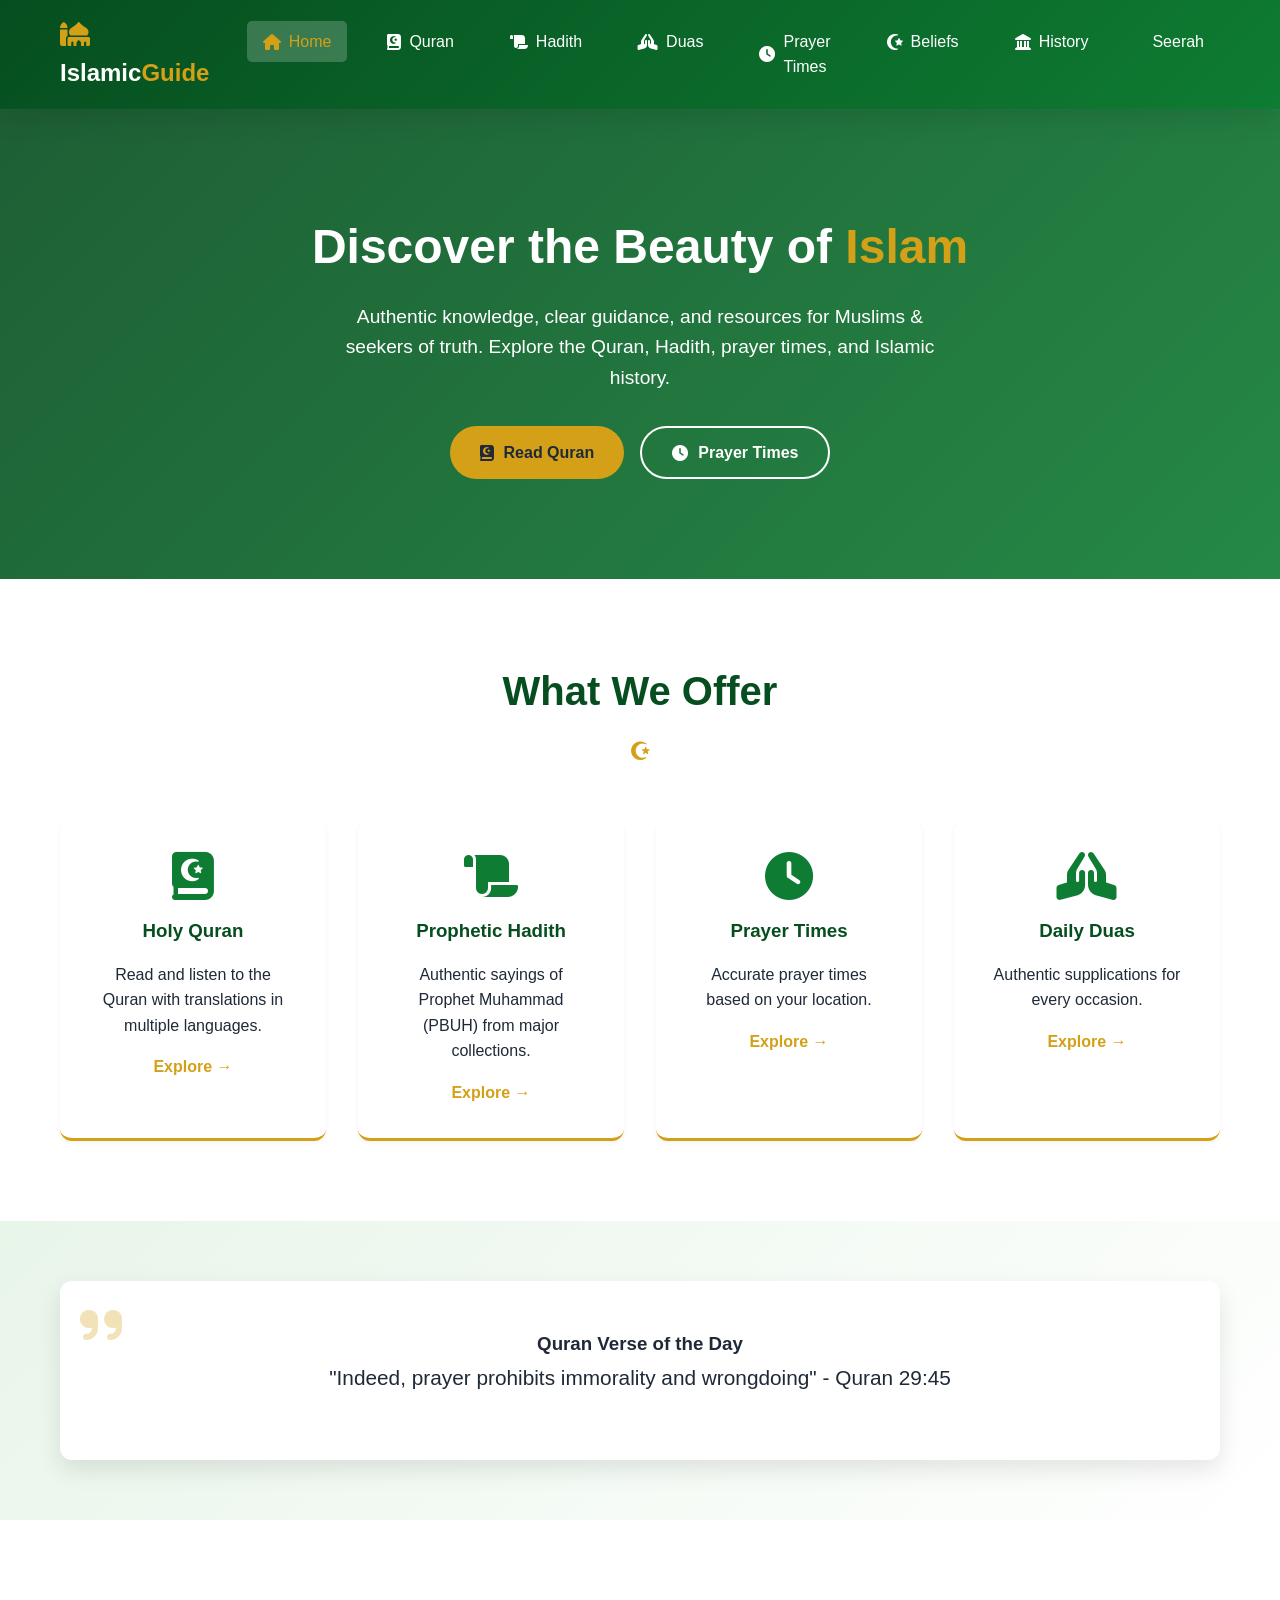
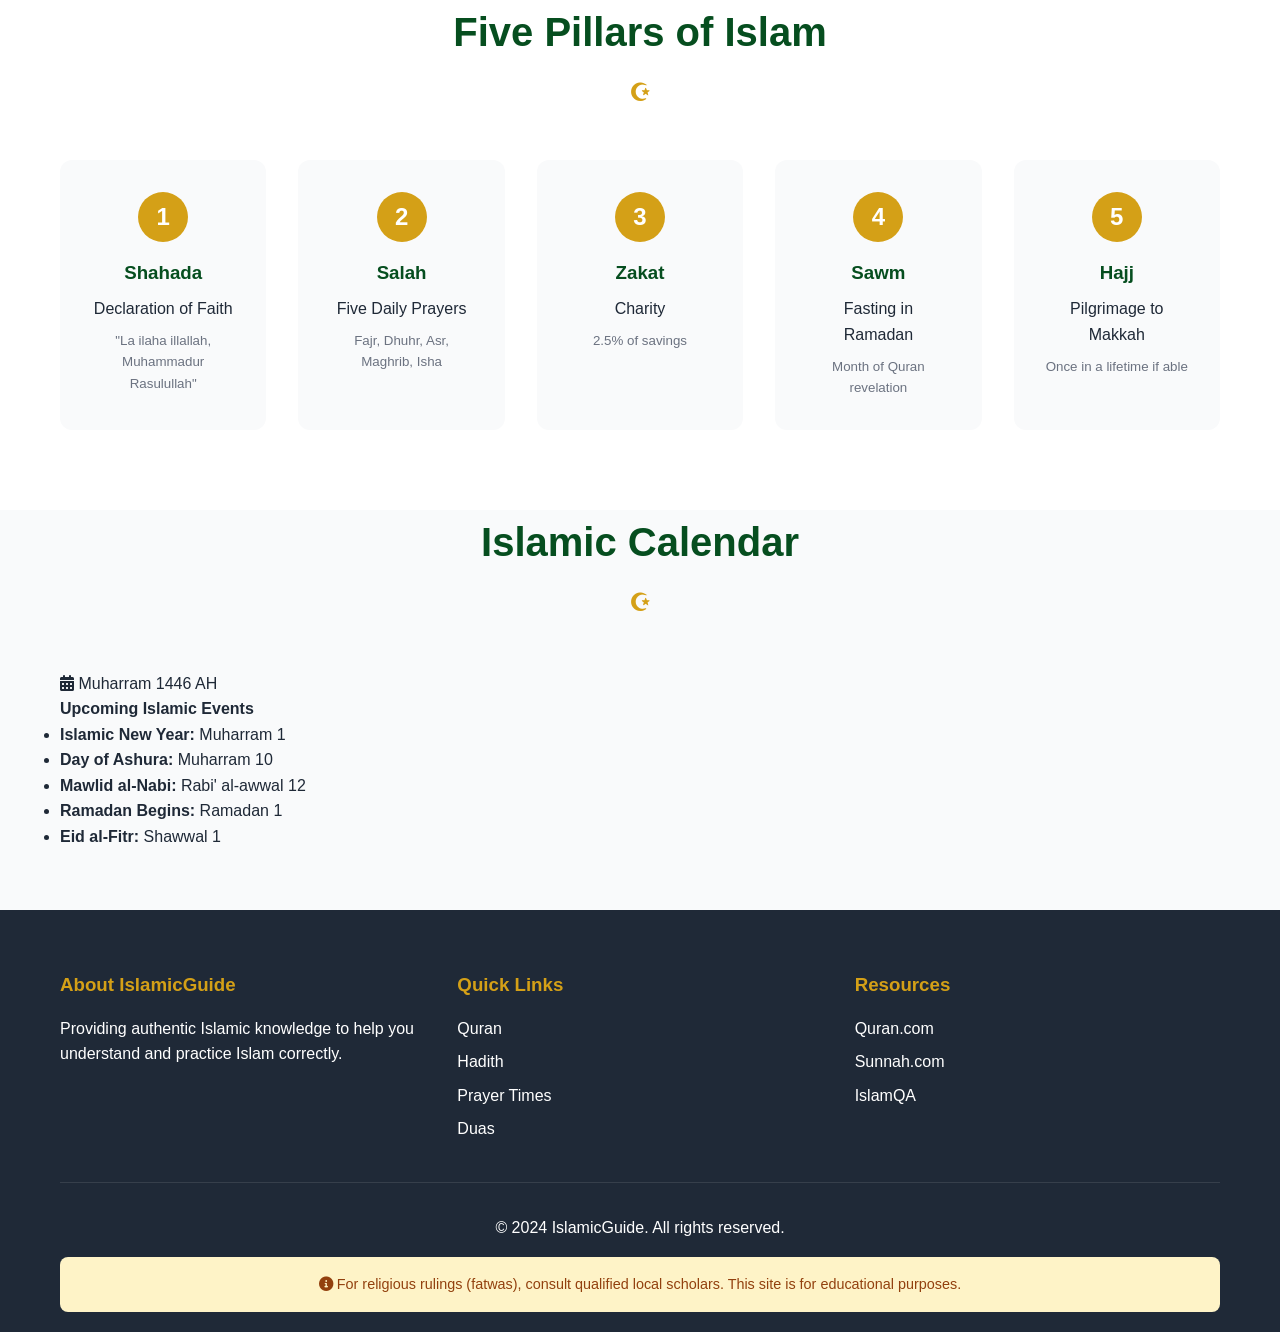
<file: index.html>
<!DOCTYPE html>
<html lang="en">
<head>
    <meta charset="UTF-8">
    <meta name="viewport" content="width=device-width, initial-scale=1.0">
    <title>Islamic Guide - Comprehensive Islamic Knowledge</title>
    <meta name="description" content="Complete Islamic website with Quran, Hadith, Prayer Times, Duas, and Islamic knowledge">
    <link rel="stylesheet" href="css/style.css">
    <link rel="stylesheet" href="https://cdnjs.cloudflare.com/ajax/libs/font-awesome/6.0.0/css/all.min.css">
</head>
<body>
    <!-- Navigation Bar -->
    <nav class="navbar">
        <div class="container">
            <div class="nav-brand">
                <i class="fas fa-mosque"></i>
                <span>Islamic<span class="highlight">Guide</span></span>
            </div>
            <button class="mobile-menu-btn" id="mobileMenuBtn">
                <i class="fas fa-bars"></i>
            </button>
            <ul class="nav-menu" id="navMenu">
                <li><a href="index.html" class="active"><i class="fas fa-home"></i> Home</a></li>
                <li><a href="quran.html"><i class="fas fa-book-quran"></i> Quran</a></li>
                <li><a href="hadith.html"><i class="fas fa-scroll"></i> Hadith</a></li>
                <li><a href="duas.html"><i class="fas fa-hands-praying"></i> Duas</a></li>
                <li><a href="prayers.html"><i class="fas fa-clock"></i> Prayer Times</a></li>
                <li><a href="beliefs.html"><i class="fas fa-star-and-crescent"></i> Beliefs</a></li>
                <li><a href="history.html"><i class="fas fa-landmark"></i> History</a></li>
                <li><a href="seerah.html"><i class="fas fa-user-prophet"></i> Seerah</a></li>
            </ul>
        </div>
    </nav>

    <!-- Hero Section -->
    <section class="hero">
        <div class="container">
            <div class="hero-content">
                <h1>Discover the Beauty of <span class="highlight">Islam</span></h1>
                <p>Authentic knowledge, clear guidance, and resources for Muslims & seekers of truth. Explore the Quran, Hadith, prayer times, and Islamic history.</p>
                <div class="hero-buttons">
                    <a href="quran.html" class="btn btn-primary"><i class="fas fa-book-quran"></i> Read Quran</a>
                    <a href="prayers.html" class="btn btn-secondary"><i class="fas fa-clock"></i> Prayer Times</a>
                </div>
            </div>
        </div>
    </section>

    <!-- Quick Features -->
    <section class="features">
        <div class="container">
            <h2 class="section-title">What We Offer</h2>
            <div class="features-grid">
                <div class="feature-card">
                    <i class="fas fa-book-quran"></i>
                    <h3>Holy Quran</h3>
                    <p>Read and listen to the Quran with translations in multiple languages.</p>
                    <a href="quran.html" class="feature-link">Explore →</a>
                </div>
                <div class="feature-card">
                    <i class="fas fa-scroll"></i>
                    <h3>Prophetic Hadith</h3>
                    <p>Authentic sayings of Prophet Muhammad (PBUH) from major collections.</p>
                    <a href="hadith.html" class="feature-link">Explore →</a>
                </div>
                <div class="feature-card">
                    <i class="fas fa-clock"></i>
                    <h3>Prayer Times</h3>
                    <p>Accurate prayer times based on your location.</p>
                    <a href="prayers.html" class="feature-link">Explore →</a>
                </div>
                <div class="feature-card">
                    <i class="fas fa-hands-praying"></i>
                    <h3>Daily Duas</h3>
                    <p>Authentic supplications for every occasion.</p>
                    <a href="duas.html" class="feature-link">Explore →</a>
                </div>
            </div>
        </div>
    </section>

    <!-- Quran Verse of the Day -->
    <section class="verse-of-day">
        <div class="container">
            <div class="verse-card">
                <i class="fas fa-quote-right"></i>
                <h3>Quran Verse of the Day</h3>
                <p id="verseText">Loading...</p>
                <p id="verseReference" class="verse-ref"></p>
            </div>
        </div>
    </section>

    <!-- Five Pillars -->
    <section class="pillars">
        <div class="container">
            <h2 class="section-title">Five Pillars of Islam</h2>
            <div class="pillars-grid">
                <div class="pillar-item">
                    <div class="pillar-number">1</div>
                    <h3>Shahada</h3>
                    <p>Declaration of Faith</p>
                    <small>"La ilaha illallah, Muhammadur Rasulullah"</small>
                </div>
                <div class="pillar-item">
                    <div class="pillar-number">2</div>
                    <h3>Salah</h3>
                    <p>Five Daily Prayers</p>
                    <small>Fajr, Dhuhr, Asr, Maghrib, Isha</small>
                </div>
                <div class="pillar-item">
                    <div class="pillar-number">3</div>
                    <h3>Zakat</h3>
                    <p>Charity</p>
                    <small>2.5% of savings</small>
                </div>
                <div class="pillar-item">
                    <div class="pillar-number">4</div>
                    <h3>Sawm</h3>
                    <p>Fasting in Ramadan</p>
                    <small>Month of Quran revelation</small>
                </div>
                <div class="pillar-item">
                    <div class="pillar-number">5</div>
                    <h3>Hajj</h3>
                    <p>Pilgrimage to Makkah</p>
                    <small>Once in a lifetime if able</small>
                </div>
            </div>
        </div>
    </section>

    <!-- Islamic Calendar -->
    <section class="calendar">
        <div class="container">
            <h2 class="section-title">Islamic Calendar</h2>
            <div class="calendar-info">
                <div class="hijri-date">
                    <i class="fas fa-calendar-alt"></i>
                    <span id="hijriDate">Loading Hijri date...</span>
                </div>
                <div class="upcoming-events">
                    <h4>Upcoming Islamic Events</h4>
                    <ul id="islamicEvents">
                        <li>Loading events...</li>
                    </ul>
                </div>
            </div>
        </div>
    </section>

    <!-- Footer -->
    <footer class="footer">
        <div class="container">
            <div class="footer-content">
                <div class="footer-section">
                    <h3>About IslamicGuide</h3>
                    <p>Providing authentic Islamic knowledge to help you understand and practice Islam correctly.</p>
                </div>
                <div class="footer-section">
                    <h3>Quick Links</h3>
                    <ul>
                        <li><a href="quran.html">Quran</a></li>
                        <li><a href="hadith.html">Hadith</a></li>
                        <li><a href="prayers.html">Prayer Times</a></li>
                        <li><a href="duas.html">Duas</a></li>
                    </ul>
                </div>
                <div class="footer-section">
                    <h3>Resources</h3>
                    <ul>
                        <li><a href="https://quran.com" target="_blank">Quran.com</a></li>
                        <li><a href="https://sunnah.com" target="_blank">Sunnah.com</a></li>
                        <li><a href="https://islamqa.info" target="_blank">IslamQA</a></li>
                    </ul>
                </div>
            </div>
            <div class="footer-bottom">
                <p>&copy; 2024 IslamicGuide. All rights reserved.</p>
                <div class="disclaimer">
                    <i class="fas fa-info-circle"></i> 
                    For religious rulings (fatwas), consult qualified local scholars. This site is for educational purposes.
                </div>
            </div>
        </div>
    </footer>

    <script src="js/main.js"></script>
</body>
</html>
</file>
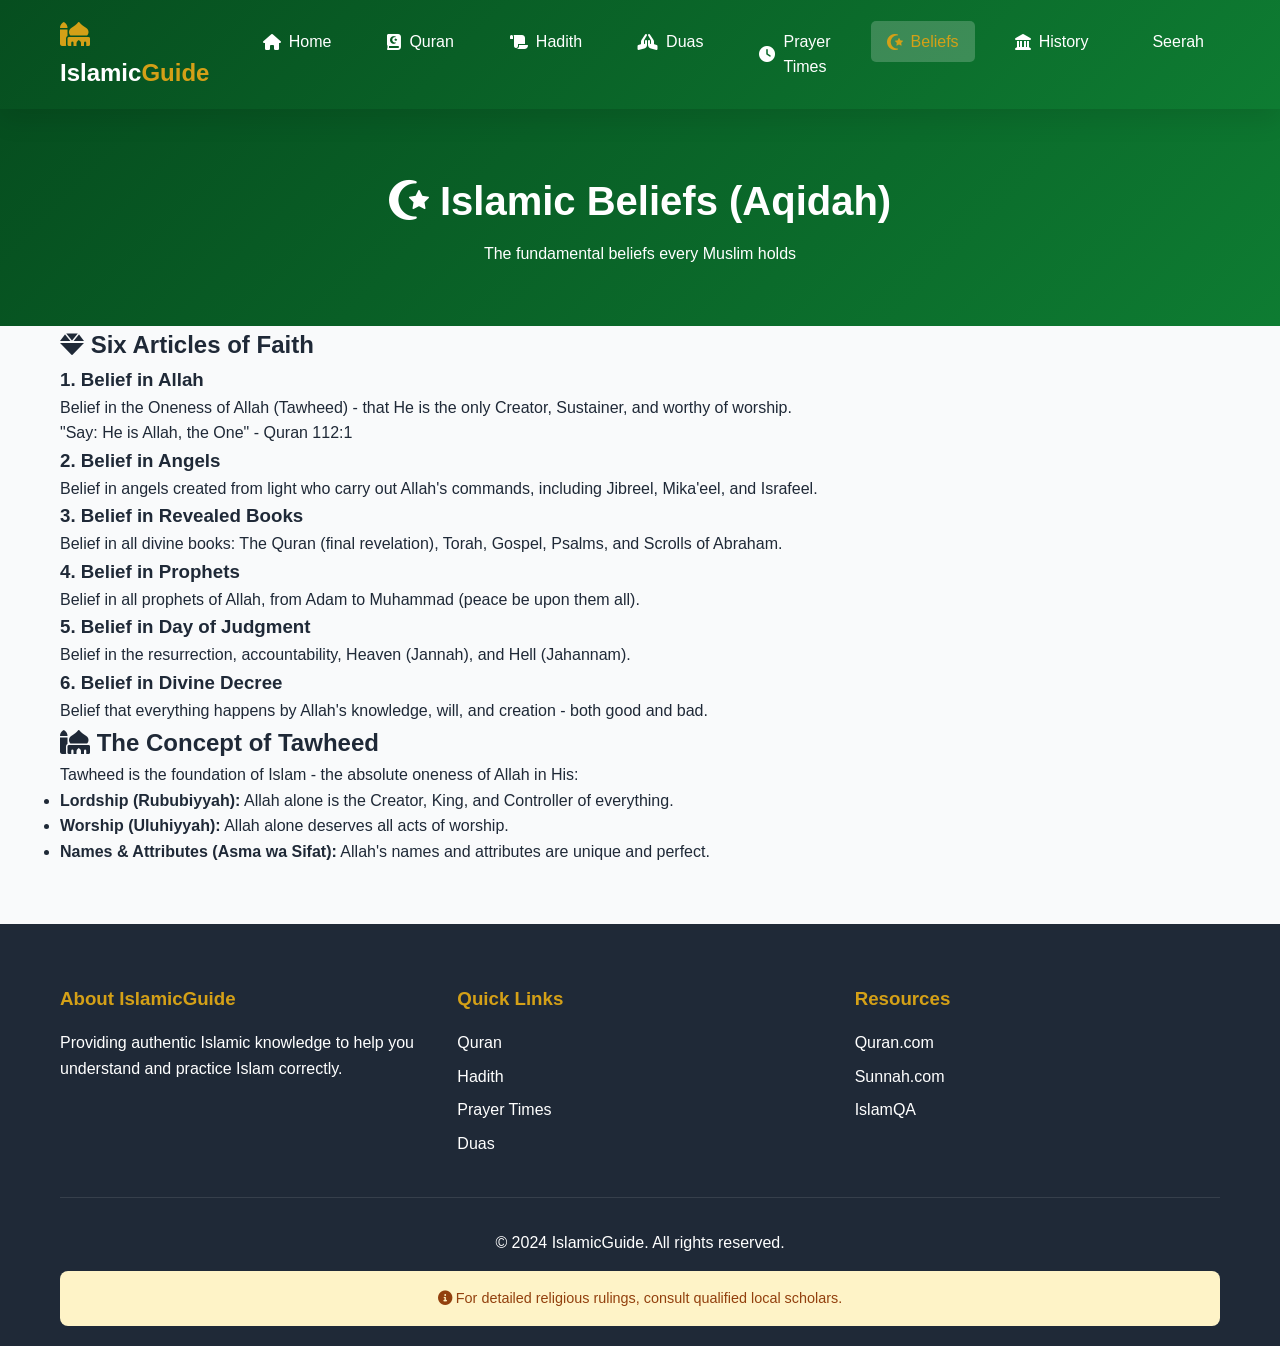
<file: beliefs.html>
<!DOCTYPE html>
<html lang="en">
<head>
    <meta charset="UTF-8">
    <meta name="viewport" content="width=device-width, initial-scale=1.0">
    <title>Islamic Beliefs - IslamicGuide</title>
    <link rel="stylesheet" href="css/style.css">
    <link rel="stylesheet" href="https://cdnjs.cloudflare.com/ajax/libs/font-awesome/6.0.0/css/all.min.css">
</head>
<body>
    <nav class="navbar">
        <div class="container">
            <div class="nav-brand">
                <i class="fas fa-mosque"></i>
                <span>Islamic<span class="highlight">Guide</span></span>
            </div>
            <button class="mobile-menu-btn" id="mobileMenuBtn">
                <i class="fas fa-bars"></i>
            </button>
            <ul class="nav-menu" id="navMenu">
                <li><a href="index.html"><i class="fas fa-home"></i> Home</a></li>
                <li><a href="quran.html"><i class="fas fa-book-quran"></i> Quran</a></li>
                <li><a href="hadith.html"><i class="fas fa-scroll"></i> Hadith</a></li>
                <li><a href="duas.html"><i class="fas fa-hands-praying"></i> Duas</a></li>
                <li><a href="prayers.html"><i class="fas fa-clock"></i> Prayer Times</a></li>
                <li><a href="beliefs.html" class="active"><i class="fas fa-star-and-crescent"></i> Beliefs</a></li>
                <li><a href="history.html"><i class="fas fa-landmark"></i> History</a></li>
                <li><a href="seerah.html"><i class="fas fa-user-prophet"></i> Seerah</a></li>
            </ul>
        </div>
    </nav>

    <section class="page-header">
        <div class="container">
            <h1><i class="fas fa-star-and-crescent"></i> Islamic Beliefs (Aqidah)</h1>
            <p>The fundamental beliefs every Muslim holds</p>
        </div>
    </section>

    <section class="beliefs-content">
        <div class="container">
            <div class="belief-card">
                <h2><i class="fas fa-gem"></i> Six Articles of Faith</h2>
                <div class="belief-grid">
                    <div class="belief-item">
                        <h3>1. Belief in Allah</h3>
                        <p>Belief in the Oneness of Allah (Tawheed) - that He is the only Creator, Sustainer, and worthy of worship.</p>
                        <div class="quran-ref">"Say: He is Allah, the One" - Quran 112:1</div>
                    </div>
                    <div class="belief-item">
                        <h3>2. Belief in Angels</h3>
                        <p>Belief in angels created from light who carry out Allah's commands, including Jibreel, Mika'eel, and Israfeel.</p>
                    </div>
                    <div class="belief-item">
                        <h3>3. Belief in Revealed Books</h3>
                        <p>Belief in all divine books: The Quran (final revelation), Torah, Gospel, Psalms, and Scrolls of Abraham.</p>
                    </div>
                    <div class="belief-item">
                        <h3>4. Belief in Prophets</h3>
                        <p>Belief in all prophets of Allah, from Adam to Muhammad (peace be upon them all).</p>
                    </div>
                    <div class="belief-item">
                        <h3>5. Belief in Day of Judgment</h3>
                        <p>Belief in the resurrection, accountability, Heaven (Jannah), and Hell (Jahannam).</p>
                    </div>
                    <div class="belief-item">
                        <h3>6. Belief in Divine Decree</h3>
                        <p>Belief that everything happens by Allah's knowledge, will, and creation - both good and bad.</p>
                    </div>
                </div>
            </div>

            <div class="belief-card">
                <h2><i class="fas fa-mosque"></i> The Concept of Tawheed</h2>
                <p>Tawheed is the foundation of Islam - the absolute oneness of Allah in His:</p>
                <ul>
                    <li><strong>Lordship (Rububiyyah):</strong> Allah alone is the Creator, King, and Controller of everything.</li>
                    <li><strong>Worship (Uluhiyyah):</strong> Allah alone deserves all acts of worship.</li>
                    <li><strong>Names & Attributes (Asma wa Sifat):</strong> Allah's names and attributes are unique and perfect.</li>
                </ul>
            </div>
        </div>
    </section>

    <footer class="footer">
        <div class="container">
            <div class="footer-content">
                <div class="footer-section">
                    <h3>About IslamicGuide</h3>
                    <p>Providing authentic Islamic knowledge to help you understand and practice Islam correctly.</p>
                </div>
                <div class="footer-section">
                    <h3>Quick Links</h3>
                    <ul>
                        <li><a href="quran.html">Quran</a></li>
                        <li><a href="hadith.html">Hadith</a></li>
                        <li><a href="prayers.html">Prayer Times</a></li>
                        <li><a href="duas.html">Duas</a></li>
                    </ul>
                </div>
                <div class="footer-section">
                    <h3>Resources</h3>
                    <ul>
                        <li><a href="https://quran.com" target="_blank">Quran.com</a></li>
                        <li><a href="https://sunnah.com" target="_blank">Sunnah.com</a></li>
                        <li><a href="https://islamqa.info" target="_blank">IslamQA</a></li>
                    </ul>
                </div>
            </div>
            <div class="footer-bottom">
                <p>&copy; 2024 IslamicGuide. All rights reserved.</p>
                <div class="disclaimer">
                    <i class="fas fa-info-circle"></i> 
                    For detailed religious rulings, consult qualified local scholars.
                </div>
            </div>
        </div>
    </footer>

    <script src="js/main.js"></script>
</body>
</html>
</file>
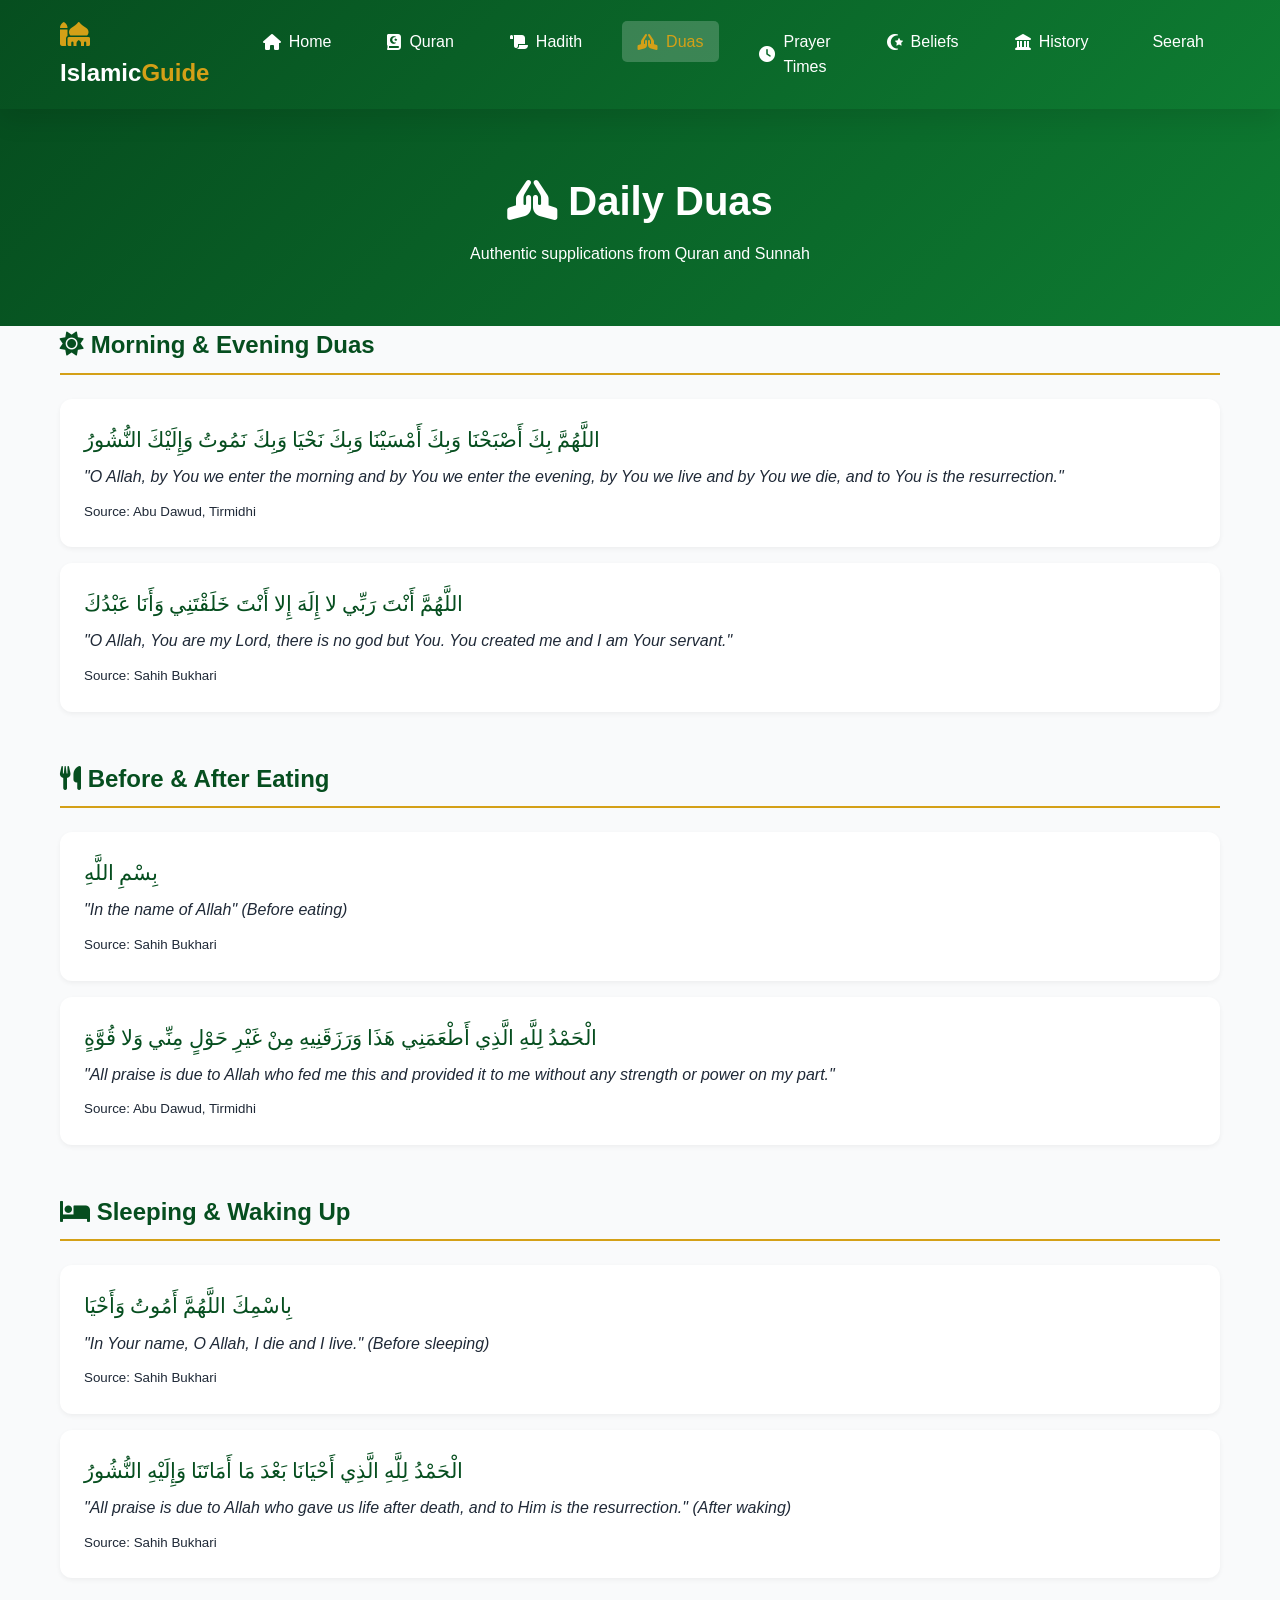
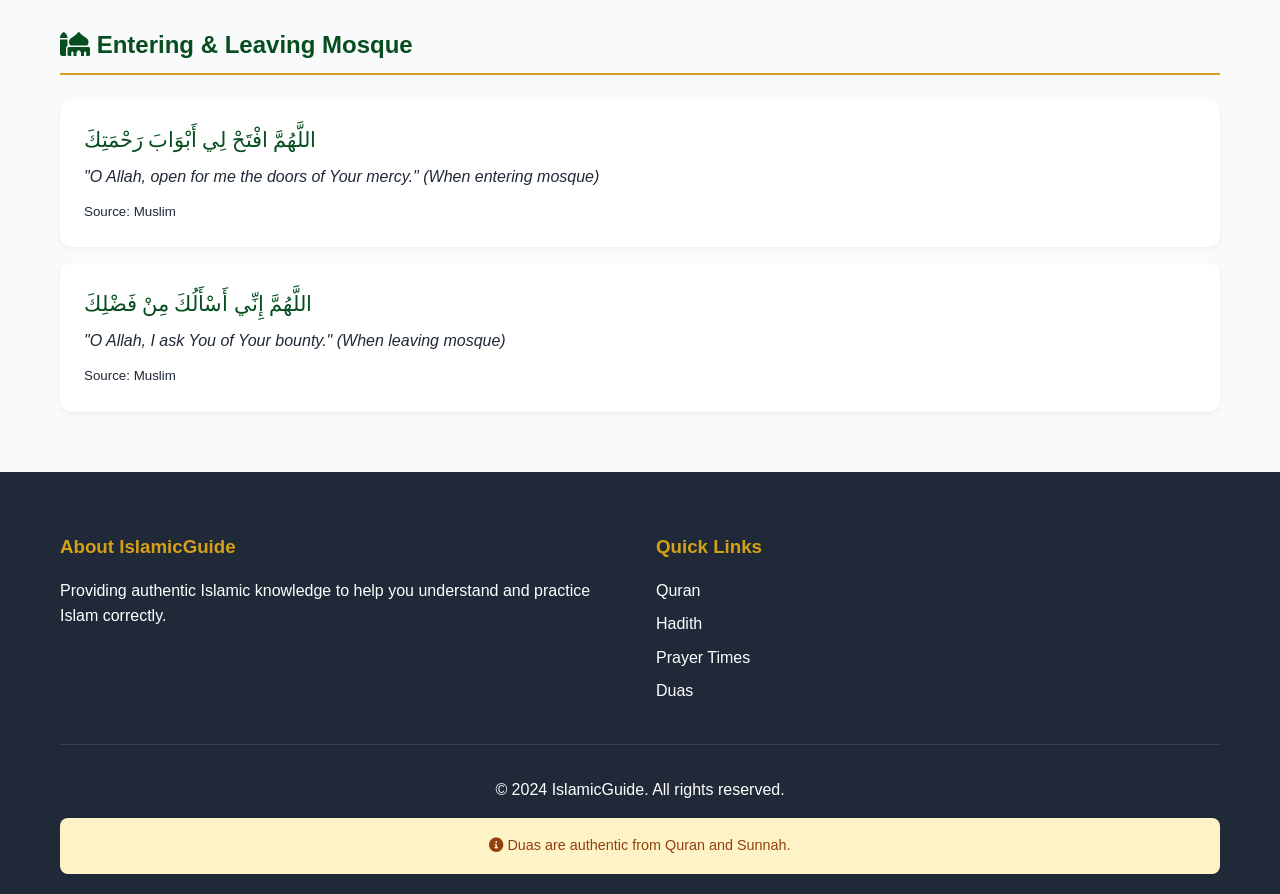
<file: duas.html>
<!DOCTYPE html>
<html lang="en">
<head>
    <meta charset="UTF-8">
    <meta name="viewport" content="width=device-width, initial-scale=1.0">
    <title>Daily Duas - IslamicGuide</title>
    <link rel="stylesheet" href="css/style.css">
    <link rel="stylesheet" href="https://cdnjs.cloudflare.com/ajax/libs/font-awesome/6.0.0/css/all.min.css">
</head>
<body>
    <nav class="navbar">
        <div class="container">
            <div class="nav-brand">
                <i class="fas fa-mosque"></i>
                <span>Islamic<span class="highlight">Guide</span></span>
            </div>
            <button class="mobile-menu-btn" id="mobileMenuBtn">
                <i class="fas fa-bars"></i>
            </button>
            <ul class="nav-menu" id="navMenu">
                <li><a href="index.html"><i class="fas fa-home"></i> Home</a></li>
                <li><a href="quran.html"><i class="fas fa-book-quran"></i> Quran</a></li>
                <li><a href="hadith.html"><i class="fas fa-scroll"></i> Hadith</a></li>
                <li><a href="duas.html" class="active"><i class="fas fa-hands-praying"></i> Duas</a></li>
                <li><a href="prayers.html"><i class="fas fa-clock"></i> Prayer Times</a></li>
                <li><a href="beliefs.html"><i class="fas fa-star-and-crescent"></i> Beliefs</a></li>
                <li><a href="history.html"><i class="fas fa-landmark"></i> History</a></li>
                <li><a href="seerah.html"><i class="fas fa-user-prophet"></i> Seerah</a></li>
            </ul>
        </div>
    </nav>

    <section class="page-header">
        <div class="container">
            <h1><i class="fas fa-hands-praying"></i> Daily Duas</h1>
            <p>Authentic supplications from Quran and Sunnah</p>
        </div>
    </section>

    <section class="duas-content">
        <div class="container">
            <div class="dua-category">
                <h2><i class="fas fa-sun"></i> Morning & Evening Duas</h2>
                <div class="dua-card">
                    <p class="arabic">اللَّهُمَّ بِكَ أَصْبَحْنَا وَبِكَ أَمْسَيْنَا وَبِكَ نَحْيَا وَبِكَ نَمُوتُ وَإِلَيْكَ النُّشُورُ</p>
                    <p class="translation">"O Allah, by You we enter the morning and by You we enter the evening, by You we live and by You we die, and to You is the resurrection."</p>
                    <small>Source: Abu Dawud, Tirmidhi</small>
                </div>
                
                <div class="dua-card">
                    <p class="arabic">اللَّهُمَّ أَنْتَ رَبِّي لا إِلَهَ إِلا أَنْتَ خَلَقْتَنِي وَأَنَا عَبْدُكَ</p>
                    <p class="translation">"O Allah, You are my Lord, there is no god but You. You created me and I am Your servant."</p>
                    <small>Source: Sahih Bukhari</small>
                </div>
            </div>

            <div class="dua-category">
                <h2><i class="fas fa-utensils"></i> Before & After Eating</h2>
                <div class="dua-card">
                    <p class="arabic">بِسْمِ اللَّهِ</p>
                    <p class="translation">"In the name of Allah" (Before eating)</p>
                    <small>Source: Sahih Bukhari</small>
                </div>
                
                <div class="dua-card">
                    <p class="arabic">الْحَمْدُ لِلَّهِ الَّذِي أَطْعَمَنِي هَذَا وَرَزَقَنِيهِ مِنْ غَيْرِ حَوْلٍ مِنِّي وَلا قُوَّةٍ</p>
                    <p class="translation">"All praise is due to Allah who fed me this and provided it to me without any strength or power on my part."</p>
                    <small>Source: Abu Dawud, Tirmidhi</small>
                </div>
            </div>

            <div class="dua-category">
                <h2><i class="fas fa-bed"></i> Sleeping & Waking Up</h2>
                <div class="dua-card">
                    <p class="arabic">بِاسْمِكَ اللَّهُمَّ أَمُوتُ وَأَحْيَا</p>
                    <p class="translation">"In Your name, O Allah, I die and I live." (Before sleeping)</p>
                    <small>Source: Sahih Bukhari</small>
                </div>
                
                <div class="dua-card">
                    <p class="arabic">الْحَمْدُ لِلَّهِ الَّذِي أَحْيَانَا بَعْدَ مَا أَمَاتَنَا وَإِلَيْهِ النُّشُورُ</p>
                    <p class="translation">"All praise is due to Allah who gave us life after death, and to Him is the resurrection." (After waking)</p>
                    <small>Source: Sahih Bukhari</small>
                </div>
            </div>

            <div class="dua-category">
                <h2><i class="fas fa-mosque"></i> Entering & Leaving Mosque</h2>
                <div class="dua-card">
                    <p class="arabic">اللَّهُمَّ افْتَحْ لِي أَبْوَابَ رَحْمَتِكَ</p>
                    <p class="translation">"O Allah, open for me the doors of Your mercy." (When entering mosque)</p>
                    <small>Source: Muslim</small>
                </div>
                
                <div class="dua-card">
                    <p class="arabic">اللَّهُمَّ إِنِّي أَسْأَلُكَ مِنْ فَضْلِكَ</p>
                    <p class="translation">"O Allah, I ask You of Your bounty." (When leaving mosque)</p>
                    <small>Source: Muslim</small>
                </div>
            </div>
        </div>
    </section>

    <footer class="footer">
        <div class="container">
            <div class="footer-content">
                <div class="footer-section">
                    <h3>About IslamicGuide</h3>
                    <p>Providing authentic Islamic knowledge to help you understand and practice Islam correctly.</p>
                </div>
                <div class="footer-section">
                    <h3>Quick Links</h3>
                    <ul>
                        <li><a href="quran.html">Quran</a></li>
                        <li><a href="hadith.html">Hadith</a></li>
                        <li><a href="prayers.html">Prayer Times</a></li>
                        <li><a href="duas.html">Duas</a></li>
                    </ul>
                </div>
            </div>
            <div class="footer-bottom">
                <p>&copy; 2024 IslamicGuide. All rights reserved.</p>
                <div class="disclaimer">
                    <i class="fas fa-info-circle"></i> 
                    Duas are authentic from Quran and Sunnah.
                </div>
            </div>
        </div>
    </footer>

    <style>
        .dua-category {
            margin-bottom: 3rem;
        }
        .dua-category h2 {
            color: var(--dark-green);
            margin-bottom: 1.5rem;
            padding-bottom: 0.5rem;
            border-bottom: 2px solid var(--gold);
        }
        .dua-card {
            background: white;
            padding: 1.5rem;
            margin: 1rem 0;
            border-radius: 12px;
            box-shadow: 0 2px 5px rgba(0,0,0,0.05);
        }
        .arabic {
            font-size: 1.3rem;
            font-family: 'Traditional Arabic', 'Amiri', serif;
            margin-bottom: 0.5rem;
            color: var(--dark-green);
        }
        .translation {
            font-style: italic;
            margin: 0.5rem 0;
        }
    </style>
    <script src="js/main.js"></script>
</body>
</html>
</file>
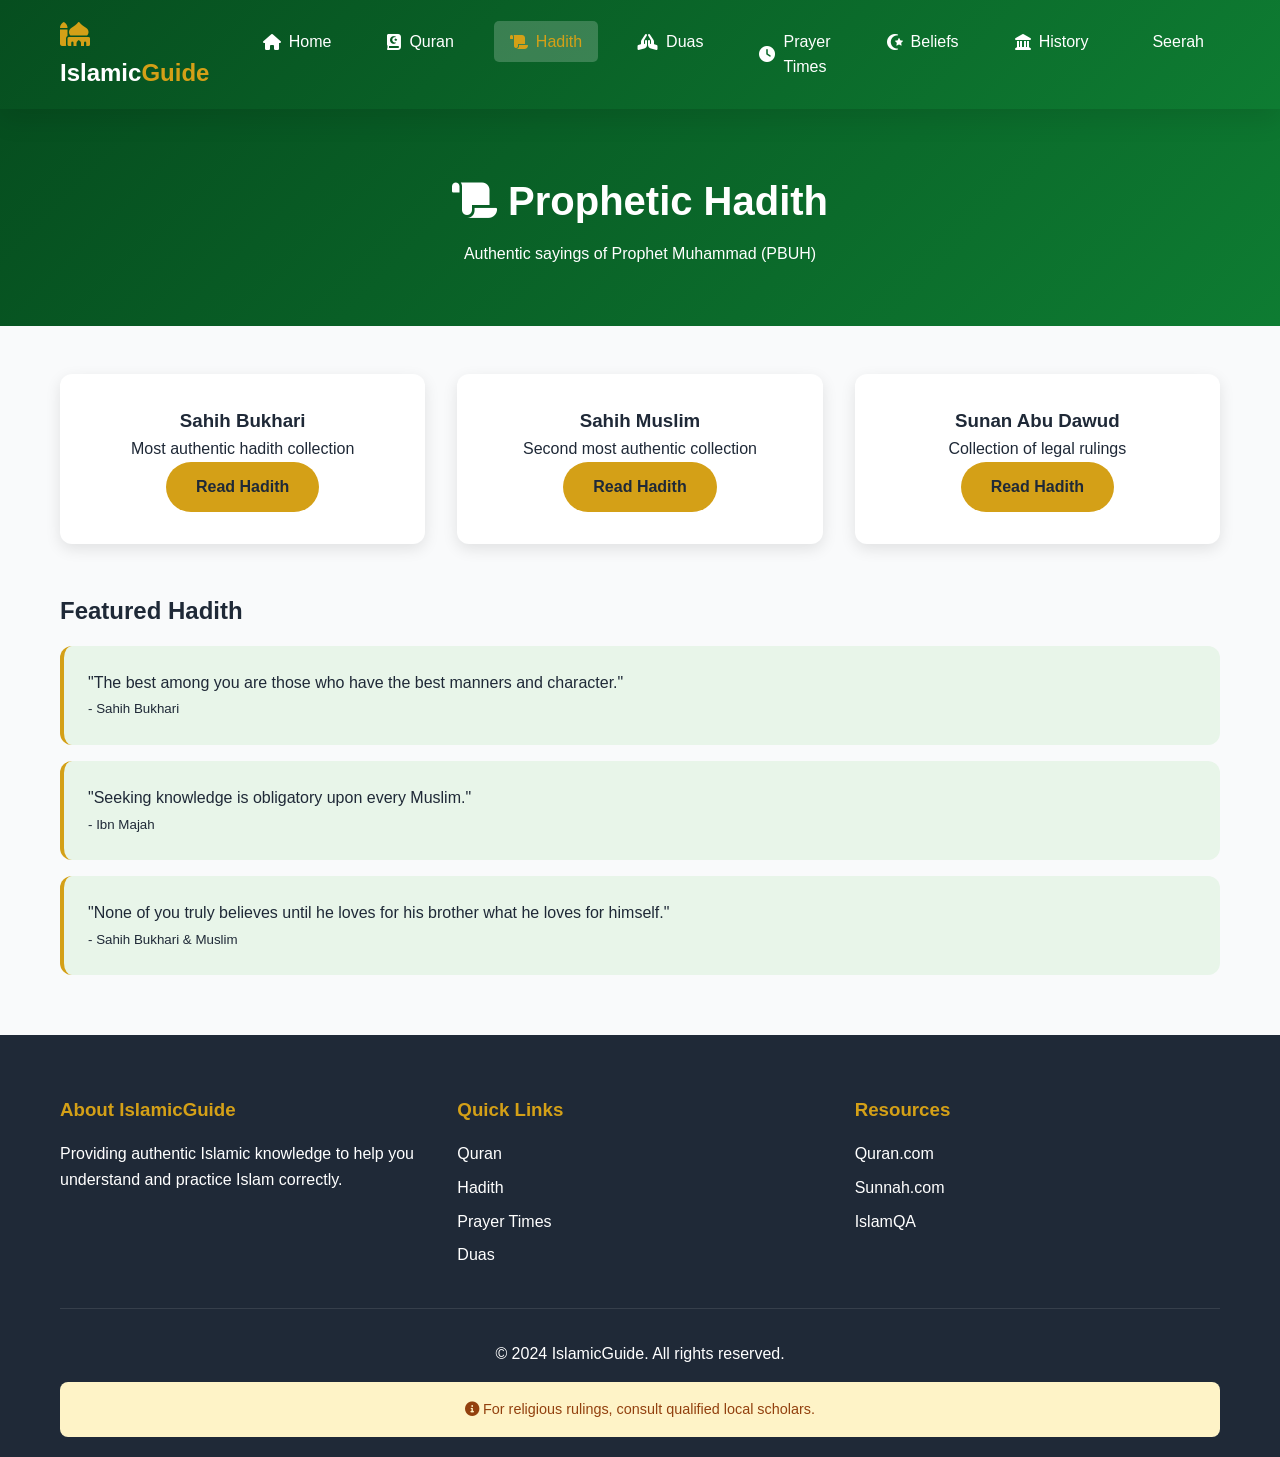
<file: hadith.html>
<!DOCTYPE html>
<html lang="en">
<head>
    <meta charset="UTF-8">
    <meta name="viewport" content="width=device-width, initial-scale=1.0">
    <title>Hadith - IslamicGuide</title>
    <link rel="stylesheet" href="css/style.css">
    <link rel="stylesheet" href="https://cdnjs.cloudflare.com/ajax/libs/font-awesome/6.0.0/css/all.min.css">
</head>
<body>
    <nav class="navbar">
        <div class="container">
            <div class="nav-brand">
                <i class="fas fa-mosque"></i>
                <span>Islamic<span class="highlight">Guide</span></span>
            </div>
            <button class="mobile-menu-btn" id="mobileMenuBtn">
                <i class="fas fa-bars"></i>
            </button>
            <ul class="nav-menu" id="navMenu">
                <li><a href="index.html"><i class="fas fa-home"></i> Home</a></li>
                <li><a href="quran.html"><i class="fas fa-book-quran"></i> Quran</a></li>
                <li><a href="hadith.html" class="active"><i class="fas fa-scroll"></i> Hadith</a></li>
                <li><a href="duas.html"><i class="fas fa-hands-praying"></i> Duas</a></li>
                <li><a href="prayers.html"><i class="fas fa-clock"></i> Prayer Times</a></li>
                <li><a href="beliefs.html"><i class="fas fa-star-and-crescent"></i> Beliefs</a></li>
                <li><a href="history.html"><i class="fas fa-landmark"></i> History</a></li>
                <li><a href="seerah.html"><i class="fas fa-user-prophet"></i> Seerah</a></li>
            </ul>
        </div>
    </nav>

    <section class="page-header">
        <div class="container">
            <h1><i class="fas fa-scroll"></i> Prophetic Hadith</h1>
            <p>Authentic sayings of Prophet Muhammad (PBUH)</p>
        </div>
    </section>

    <section class="hadith-content">
        <div class="container">
            <div class="hadith-collections">
                <div class="hadith-card">
                    <h3>Sahih Bukhari</h3>
                    <p>Most authentic hadith collection</p>
                    <a href="https://sunnah.com/bukhari" target="_blank" class="btn btn-primary">Read Hadith</a>
                </div>
                <div class="hadith-card">
                    <h3>Sahih Muslim</h3>
                    <p>Second most authentic collection</p>
                    <a href="https://sunnah.com/muslim" target="_blank" class="btn btn-primary">Read Hadith</a>
                </div>
                <div class="hadith-card">
                    <h3>Sunan Abu Dawud</h3>
                    <p>Collection of legal rulings</p>
                    <a href="https://sunnah.com/abudawud" target="_blank" class="btn btn-primary">Read Hadith</a>
                </div>
            </div>
            
            <div class="featured-hadith">
                <h2>Featured Hadith</h2>
                <div class="hadith-box">
                    <p>"The best among you are those who have the best manners and character."</p>
                    <small>- Sahih Bukhari</small>
                </div>
                <div class="hadith-box">
                    <p>"Seeking knowledge is obligatory upon every Muslim."</p>
                    <small>- Ibn Majah</small>
                </div>
                <div class="hadith-box">
                    <p>"None of you truly believes until he loves for his brother what he loves for himself."</p>
                    <small>- Sahih Bukhari & Muslim</small>
                </div>
            </div>
        </div>
    </section>

    <footer class="footer">
        <div class="container">
            <div class="footer-content">
                <div class="footer-section">
                    <h3>About IslamicGuide</h3>
                    <p>Providing authentic Islamic knowledge to help you understand and practice Islam correctly.</p>
                </div>
                <div class="footer-section">
                    <h3>Quick Links</h3>
                    <ul>
                        <li><a href="quran.html">Quran</a></li>
                        <li><a href="hadith.html">Hadith</a></li>
                        <li><a href="prayers.html">Prayer Times</a></li>
                        <li><a href="duas.html">Duas</a></li>
                    </ul>
                </div>
                <div class="footer-section">
                    <h3>Resources</h3>
                    <ul>
                        <li><a href="https://quran.com" target="_blank">Quran.com</a></li>
                        <li><a href="https://sunnah.com" target="_blank">Sunnah.com</a></li>
                        <li><a href="https://islamqa.info" target="_blank">IslamQA</a></li>
                    </ul>
                </div>
            </div>
            <div class="footer-bottom">
                <p>&copy; 2024 IslamicGuide. All rights reserved.</p>
                <div class="disclaimer">
                    <i class="fas fa-info-circle"></i> 
                    For religious rulings, consult qualified local scholars.
                </div>
            </div>
        </div>
    </footer>

    <style>
        .hadith-collections {
            display: grid;
            grid-template-columns: repeat(auto-fit, minmax(250px, 1fr));
            gap: 2rem;
            margin: 3rem 0;
        }
        .hadith-card {
            background: white;
            padding: 2rem;
            border-radius: 12px;
            text-align: center;
            box-shadow: 0 5px 15px rgba(0,0,0,0.1);
        }
        .featured-hadith {
            margin-top: 3rem;
        }
        .hadith-box {
            background: var(--light-green);
            padding: 1.5rem;
            margin: 1rem 0;
            border-radius: 12px;
            border-left: 4px solid var(--gold);
        }
    </style>
    <script src="js/main.js"></script>
</body>
</html>
</file>
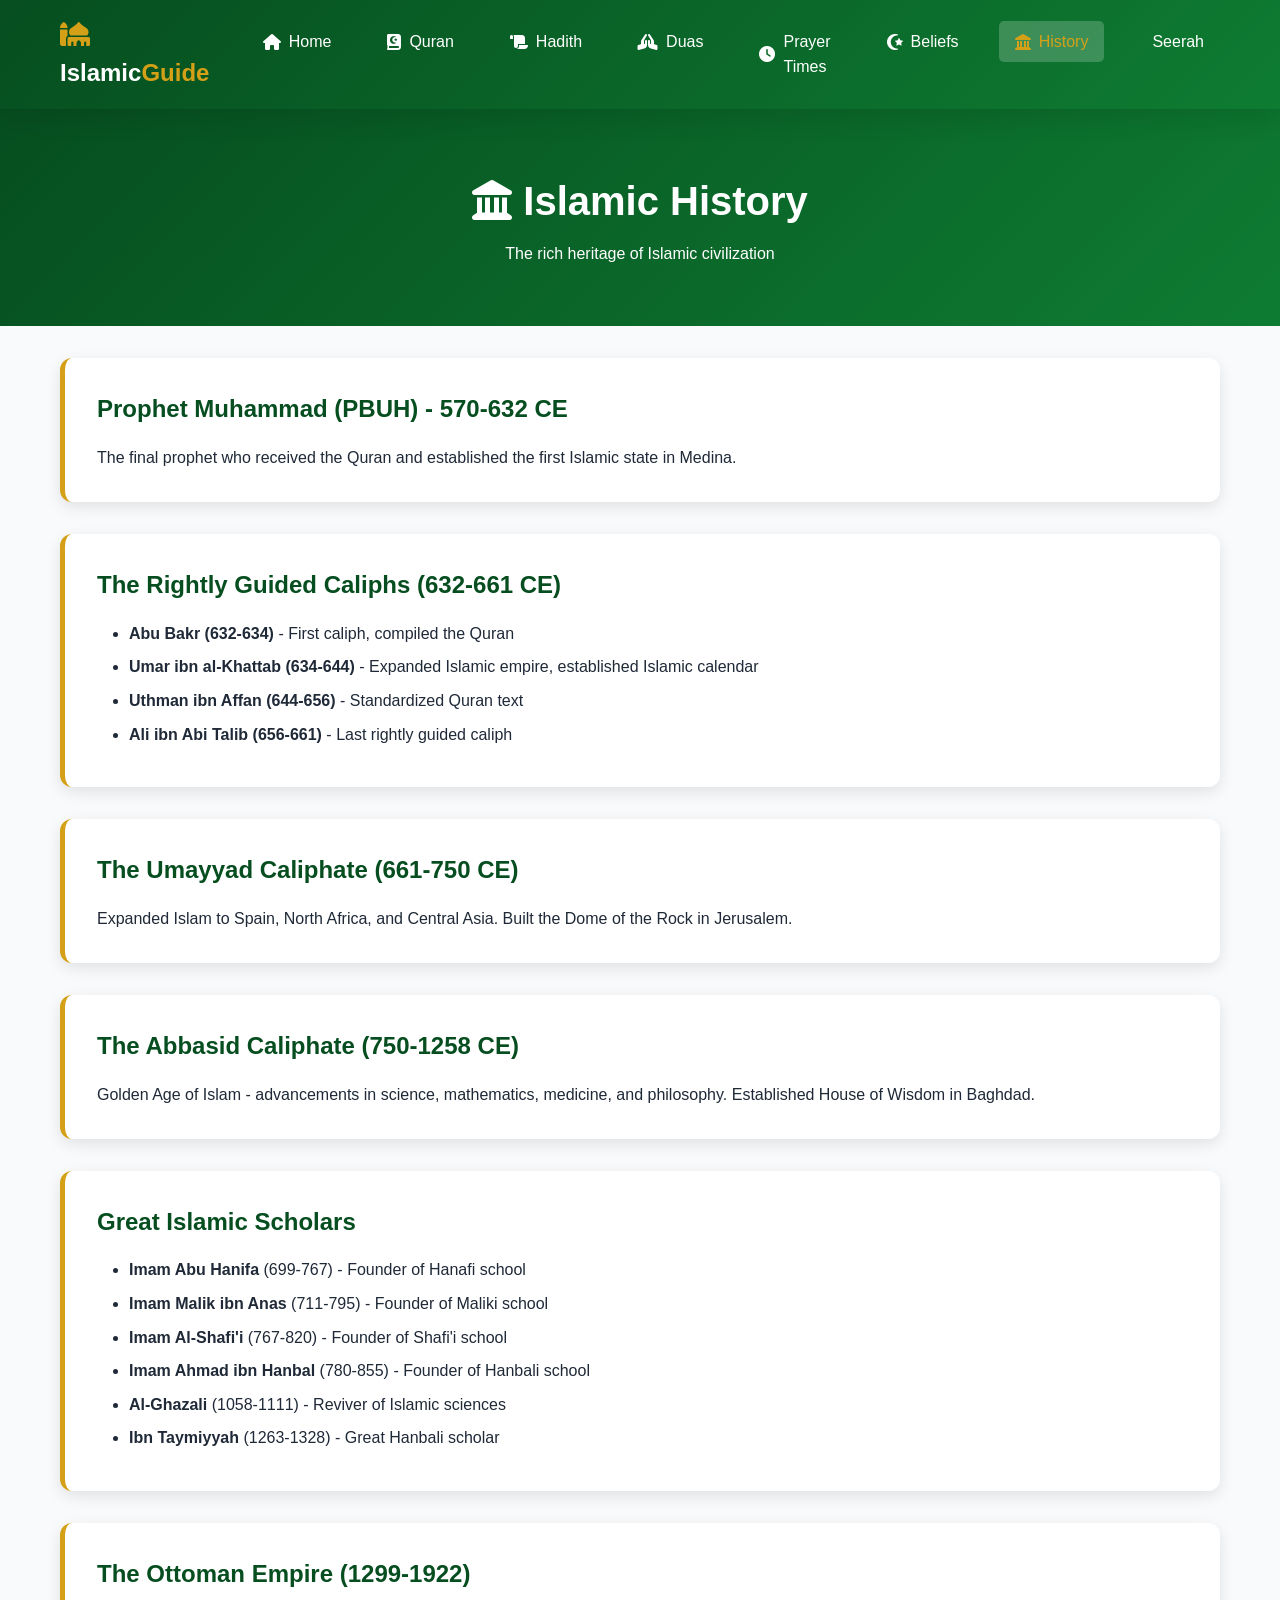
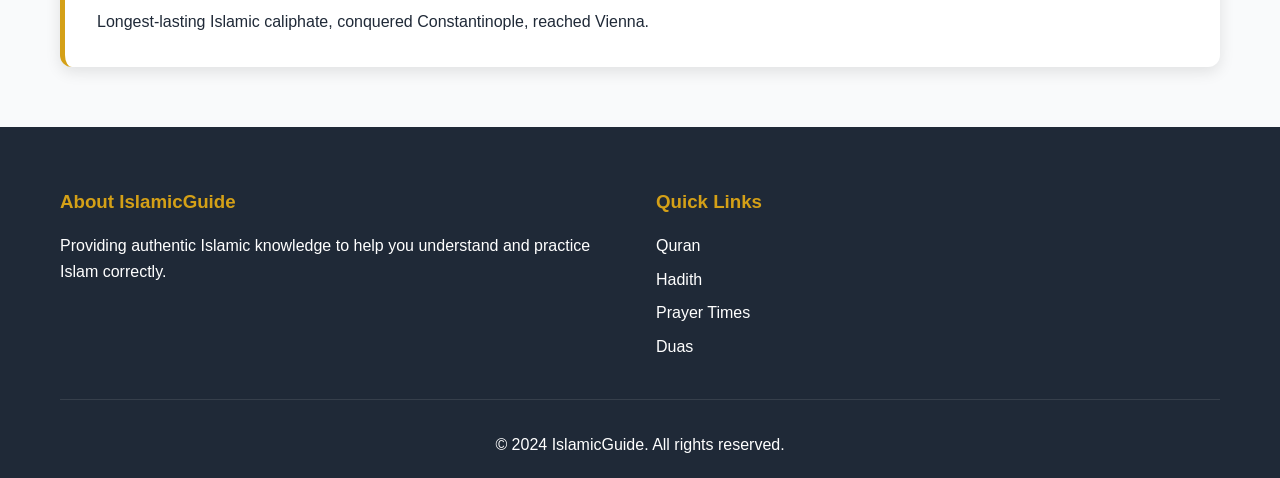
<file: history.html>
<!DOCTYPE html>
<html lang="en">
<head>
    <meta charset="UTF-8">
    <meta name="viewport" content="width=device-width, initial-scale=1.0">
    <title>Islamic History - IslamicGuide</title>
    <link rel="stylesheet" href="css/style.css">
    <link rel="stylesheet" href="https://cdnjs.cloudflare.com/ajax/libs/font-awesome/6.0.0/css/all.min.css">
</head>
<body>
    <nav class="navbar">
        <div class="container">
            <div class="nav-brand">
                <i class="fas fa-mosque"></i>
                <span>Islamic<span class="highlight">Guide</span></span>
            </div>
            <button class="mobile-menu-btn" id="mobileMenuBtn">
                <i class="fas fa-bars"></i>
            </button>
            <ul class="nav-menu" id="navMenu">
                <li><a href="index.html"><i class="fas fa-home"></i> Home</a></li>
                <li><a href="quran.html"><i class="fas fa-book-quran"></i> Quran</a></li>
                <li><a href="hadith.html"><i class="fas fa-scroll"></i> Hadith</a></li>
                <li><a href="duas.html"><i class="fas fa-hands-praying"></i> Duas</a></li>
                <li><a href="prayers.html"><i class="fas fa-clock"></i> Prayer Times</a></li>
                <li><a href="beliefs.html"><i class="fas fa-star-and-crescent"></i> Beliefs</a></li>
                <li><a href="history.html" class="active"><i class="fas fa-landmark"></i> History</a></li>
                <li><a href="seerah.html"><i class="fas fa-user-prophet"></i> Seerah</a></li>
            </ul>
        </div>
    </nav>

    <section class="page-header">
        <div class="container">
            <h1><i class="fas fa-landmark"></i> Islamic History</h1>
            <p>The rich heritage of Islamic civilization</p>
        </div>
    </section>

    <section class="history-content">
        <div class="container">
            <div class="era-card">
                <h2>Prophet Muhammad (PBUH) - 570-632 CE</h2>
                <p>The final prophet who received the Quran and established the first Islamic state in Medina.</p>
            </div>

            <div class="era-card">
                <h2>The Rightly Guided Caliphs (632-661 CE)</h2>
                <ul>
                    <li><strong>Abu Bakr (632-634)</strong> - First caliph, compiled the Quran</li>
                    <li><strong>Umar ibn al-Khattab (634-644)</strong> - Expanded Islamic empire, established Islamic calendar</li>
                    <li><strong>Uthman ibn Affan (644-656)</strong> - Standardized Quran text</li>
                    <li><strong>Ali ibn Abi Talib (656-661)</strong> - Last rightly guided caliph</li>
                </ul>
            </div>

            <div class="era-card">
                <h2>The Umayyad Caliphate (661-750 CE)</h2>
                <p>Expanded Islam to Spain, North Africa, and Central Asia. Built the Dome of the Rock in Jerusalem.</p>
            </div>

            <div class="era-card">
                <h2>The Abbasid Caliphate (750-1258 CE)</h2>
                <p>Golden Age of Islam - advancements in science, mathematics, medicine, and philosophy. Established House of Wisdom in Baghdad.</p>
            </div>

            <div class="era-card">
                <h2>Great Islamic Scholars</h2>
                <ul>
                    <li><strong>Imam Abu Hanifa</strong> (699-767) - Founder of Hanafi school</li>
                    <li><strong>Imam Malik ibn Anas</strong> (711-795) - Founder of Maliki school</li>
                    <li><strong>Imam Al-Shafi'i</strong> (767-820) - Founder of Shafi'i school</li>
                    <li><strong>Imam Ahmad ibn Hanbal</strong> (780-855) - Founder of Hanbali school</li>
                    <li><strong>Al-Ghazali</strong> (1058-1111) - Reviver of Islamic sciences</li>
                    <li><strong>Ibn Taymiyyah</strong> (1263-1328) - Great Hanbali scholar</li>
                </ul>
            </div>

            <div class="era-card">
                <h2>The Ottoman Empire (1299-1922)</h2>
                <p>Longest-lasting Islamic caliphate, conquered Constantinople, reached Vienna.</p>
            </div>
        </div>
    </section>

    <footer class="footer">
        <div class="container">
            <div class="footer-content">
                <div class="footer-section">
                    <h3>About IslamicGuide</h3>
                    <p>Providing authentic Islamic knowledge to help you understand and practice Islam correctly.</p>
                </div>
                <div class="footer-section">
                    <h3>Quick Links</h3>
                    <ul>
                        <li><a href="quran.html">Quran</a></li>
                        <li><a href="hadith.html">Hadith</a></li>
                        <li><a href="prayers.html">Prayer Times</a></li>
                        <li><a href="duas.html">Duas</a></li>
                    </ul>
                </div>
            </div>
            <div class="footer-bottom">
                <p>&copy; 2024 IslamicGuide. All rights reserved.</p>
            </div>
        </div>
    </footer>

    <style>
        .era-card {
            background: white;
            padding: 2rem;
            margin: 2rem 0;
            border-radius: 12px;
            box-shadow: 0 5px 15px rgba(0,0,0,0.1);
            border-left: 5px solid var(--gold);
        }
        .era-card h2 {
            color: var(--dark-green);
            margin-bottom: 1rem;
        }
        .era-card ul {
            margin-left: 2rem;
            margin-top: 1rem;
        }
        .era-card li {
            margin: 0.5rem 0;
        }
    </style>
    <script src="js/main.js"></script>
</body>
</html>
</file>
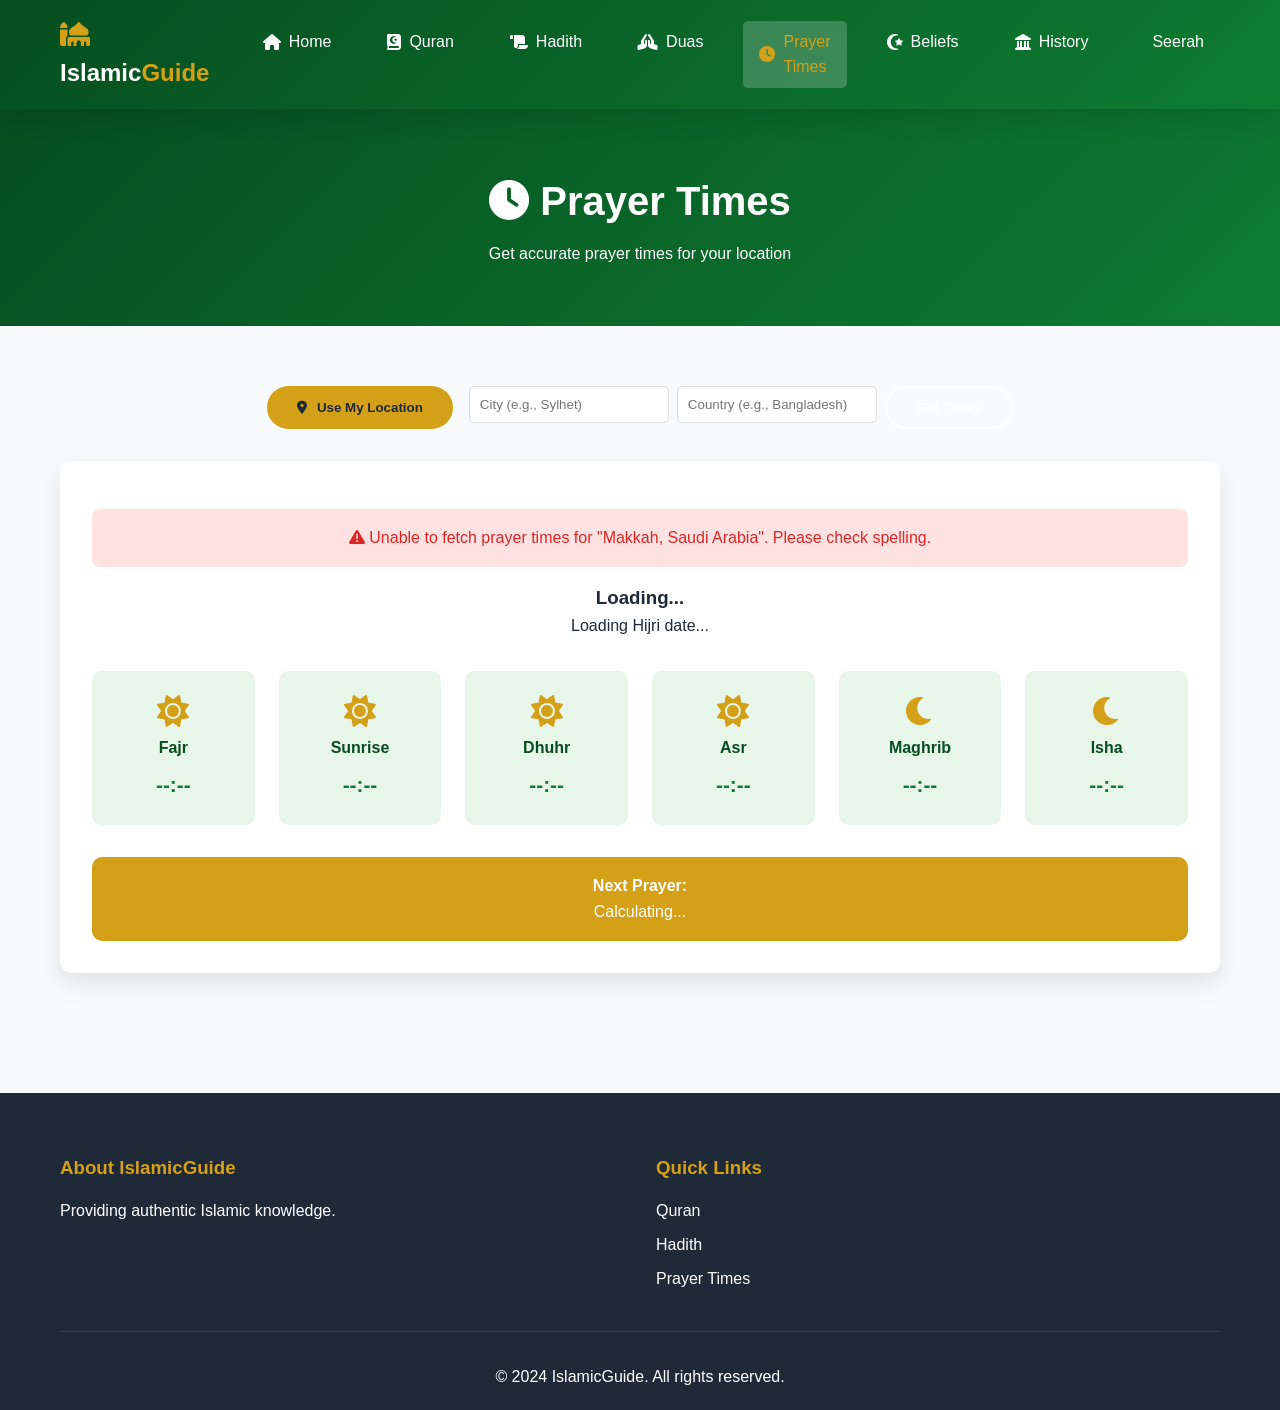
<file: prayers.html>
<!DOCTYPE html>
<html lang="en">
<head>
    <meta charset="UTF-8">
    <meta name="viewport" content="width=device-width, initial-scale=1.0">
    <title>Prayer Times - IslamicGuide</title>
    <link rel="stylesheet" href="css/style.css">
    <link rel="stylesheet" href="https://cdnjs.cloudflare.com/ajax/libs/font-awesome/6.0.0/css/all.min.css">
    <style>
        /* Autocomplete dropdown styles */
        .autocomplete-container {
            position: relative;
            display: inline-block;
        }
        
        .autocomplete-input {
            width: 100%;
            padding: 10px;
            border: 1px solid #ddd;
            border-radius: 5px;
            font-size: 16px;
        }
        
        .autocomplete-dropdown {
            position: absolute;
            top: 100%;
            left: 0;
            right: 0;
            background: white;
            border: 1px solid #ddd;
            border-top: none;
            border-radius: 0 0 5px 5px;
            max-height: 200px;
            overflow-y: auto;
            z-index: 1000;
            box-shadow: 0 2px 5px rgba(0,0,0,0.1);
            display: none;
        }
        
        .autocomplete-dropdown.active {
            display: block;
        }
        
        .autocomplete-item {
            padding: 10px;
            cursor: pointer;
            transition: background 0.2s;
        }
        
        .autocomplete-item:hover {
            background: var(--light-green);
        }
        
        .autocomplete-item.selected {
            background: var(--gold);
            color: white;
        }
        
        .location-controls {
            display: flex;
            gap: 1rem;
            justify-content: center;
            margin-bottom: 2rem;
            flex-wrap: wrap;
        }
        
        .input-group {
            position: relative;
        }
        
        .input-group input {
            padding: 10px;
            border: 1px solid #ddd;
            border-radius: 5px;
            width: 200px;
        }
        
        @media (max-width: 768px) {
            .manual-location {
                flex-direction: column;
                width: 100%;
            }
            .input-group input {
                width: 100%;
            }
        }
        
        .page-header {
            background: linear-gradient(135deg, var(--dark-green), var(--primary-green));
            color: white;
            padding: 60px 0;
            text-align: center;
        }
        
        .prayer-times-section {
            padding: 60px 0;
        }
        
        .prayer-times-card {
            background: white;
            border-radius: 12px;
            padding: 2rem;
            box-shadow: var(--shadow);
        }
        
        .prayer-times-grid {
            display: grid;
            grid-template-columns: repeat(auto-fit, minmax(150px, 1fr));
            gap: 1.5rem;
            margin: 2rem 0;
        }
        
        .prayer-time-item {
            text-align: center;
            padding: 1.5rem;
            background: var(--light-green);
            border-radius: 10px;
        }
        
        .prayer-time-item i {
            font-size: 2rem;
            color: var(--gold);
            margin-bottom: 0.5rem;
        }
        
        .prayer-time-item h4 {
            margin-bottom: 0.5rem;
            color: var(--dark-green);
        }
        
        .prayer-time-item p {
            font-size: 1.3rem;
            font-weight: bold;
            color: var(--primary-green);
        }
        
        .next-prayer {
            text-align: center;
            padding: 1rem;
            background: var(--gold);
            color: white;
            border-radius: 10px;
        }
        
        .current-date {
            text-align: center;
            margin-bottom: 2rem;
        }
        
        .error-message {
            background: #fee2e2;
            color: #dc2626;
            padding: 1rem;
            border-radius: 8px;
            text-align: center;
            margin: 1rem 0;
        }
        
        .loading-spinner {
            text-align: center;
            padding: 2rem;
        }
    </style>
</head>
<body>
    <nav class="navbar">
        <div class="container">
            <div class="nav-brand">
                <i class="fas fa-mosque"></i>
                <span>Islamic<span class="highlight">Guide</span></span>
            </div>
            <button class="mobile-menu-btn" id="mobileMenuBtn">
                <i class="fas fa-bars"></i>
            </button>
            <ul class="nav-menu" id="navMenu">
                <li><a href="index.html"><i class="fas fa-home"></i> Home</a></li>
                <li><a href="quran.html"><i class="fas fa-book-quran"></i> Quran</a></li>
                <li><a href="hadith.html"><i class="fas fa-scroll"></i> Hadith</a></li>
                <li><a href="duas.html"><i class="fas fa-hands-praying"></i> Duas</a></li>
                <li><a href="prayers.html" class="active"><i class="fas fa-clock"></i> Prayer Times</a></li>
                <li><a href="beliefs.html"><i class="fas fa-star-and-crescent"></i> Beliefs</a></li>
                <li><a href="history.html"><i class="fas fa-landmark"></i> History</a></li>
                <li><a href="seerah.html"><i class="fas fa-user-prophet"></i> Seerah</a></li>
            </ul>
        </div>
    </nav>

    <section class="page-header">
        <div class="container">
            <h1><i class="fas fa-clock"></i> Prayer Times</h1>
            <p>Get accurate prayer times for your location</p>
        </div>
    </section>

    <section class="prayer-times-section">
        <div class="container">
            <div class="location-controls">
                <button id="getLocationBtn" class="btn btn-primary"><i class="fas fa-location-dot"></i> Use My Location</button>
                <div class="manual-location">
                    <div class="input-group">
                        <input type="text" id="cityInput" placeholder="City (e.g., Sylhet)" autocomplete="off">
                        <div id="citySuggestions" class="autocomplete-dropdown"></div>
                    </div>
                    <div class="input-group">
                        <input type="text" id="countryInput" placeholder="Country (e.g., Bangladesh)" autocomplete="off">
                        <div id="countrySuggestions" class="autocomplete-dropdown"></div>
                    </div>
                    <button id="searchLocationBtn" class="btn btn-secondary">Get Times</button>
                </div>
            </div>

            <div id="prayerTimesDisplay" class="prayer-times-card">
                <div class="current-date">
                    <h3 id="gregorianDate">Loading...</h3>
                    <p id="hijriDatePrayer">Loading Hijri date...</p>
                </div>
                <div class="prayer-times-grid">
                    <div class="prayer-time-item">
                        <i class="fas fa-sun"></i>
                        <h4>Fajr</h4>
                        <p id="fajr">--:--</p>
                    </div>
                    <div class="prayer-time-item">
                        <i class="fas fa-sun"></i>
                        <h4>Sunrise</h4>
                        <p id="sunrise">--:--</p>
                    </div>
                    <div class="prayer-time-item">
                        <i class="fas fa-sun"></i>
                        <h4>Dhuhr</h4>
                        <p id="dhuhr">--:--</p>
                    </div>
                    <div class="prayer-time-item">
                        <i class="fas fa-sun"></i>
                        <h4>Asr</h4>
                        <p id="asr">--:--</p>
                    </div>
                    <div class="prayer-time-item">
                        <i class="fas fa-moon"></i>
                        <h4>Maghrib</h4>
                        <p id="maghrib">--:--</p>
                    </div>
                    <div class="prayer-time-item">
                        <i class="fas fa-moon"></i>
                        <h4>Isha</h4>
                        <p id="isha">--:--</p>
                    </div>
                </div>
                <div class="next-prayer">
                    <h4>Next Prayer:</h4>
                    <p id="nextPrayer">Calculating...</p>
                </div>
            </div>
        </div>
    </section>

    <footer class="footer">
        <div class="container">
            <div class="footer-content">
                <div class="footer-section">
                    <h3>About IslamicGuide</h3>
                    <p>Providing authentic Islamic knowledge.</p>
                </div>
                <div class="footer-section">
                    <h3>Quick Links</h3>
                    <ul>
                        <li><a href="quran.html">Quran</a></li>
                        <li><a href="hadith.html">Hadith</a></li>
                        <li><a href="prayers.html">Prayer Times</a></li>
                    </ul>
                </div>
            </div>
            <div class="footer-bottom">
                <p>&copy; 2024 IslamicGuide. All rights reserved.</p>
            </div>
        </div>
    </footer>

    <script src="js/main.js"></script>
    <script>
        // ============================================
        // CITY AND COUNTRY DATABASE FOR AUTOCOMPLETE
        // ============================================
        
        // Major cities database (you can add more)
        const citiesDB = [
            // Bangladesh
            "Dhaka", "Chittagong", "Sylhet", "Rajshahi", "Khulna", "Barisal", "Rangpur", "Mymensingh", "Comilla", "Narayanganj",
            // India
            "Delhi", "Mumbai", "Kolkata", "Chennai", "Bangalore", "Hyderabad", "Ahmedabad", "Lucknow", "Jaipur", "Kerala",
            // Pakistan
            "Karachi", "Lahore", "Islamabad", "Rawalpindi", "Faisalabad", "Multan", "Peshawar", "Quetta",
            // Saudi Arabia
            "Makkah", "Madinah", "Riyadh", "Jeddah", "Dammam", "Tabuk", "Abha", "Taif",
            // UAE
            "Dubai", "Abu Dhabi", "Sharjah", "Ajman", "Ras Al Khaimah",
            // USA
            "New York", "Los Angeles", "Chicago", "Houston", "Philadelphia", "Detroit", "Dearborn",
            // UK
            "London", "Manchester", "Birmingham", "Bradford", "Leicester", "Liverpool",
            // Canada
            "Toronto", "Montreal", "Vancouver", "Ottawa", "Calgary", "Edmonton",
            // Australia
            "Sydney", "Melbourne", "Brisbane", "Perth", "Adelaide",
            // Europe
            "Paris", "Berlin", "Rome", "Madrid", "Amsterdam", "Brussels", "Stockholm",
            // Southeast Asia
            "Jakarta", "Kuala Lumpur", "Singapore", "Bangkok", "Manila", "Yangon",
            // Middle East
            "Cairo", "Istanbul", "Tehran", "Baghdad", "Amman", "Beirut", "Doha", "Kuwait City", "Muscat",
            // Africa
            "Cape Town", "Johannesburg", "Nairobi", "Lagos", "Casablanca", "Tunis", "Algiers",
            // Add more as needed
            "Mecca", "Medina", "Macca", "Makkah Al-Mukarramah"
        ];
        
        // Countries database
        const countriesDB = [
            "Afghanistan", "Albania", "Algeria", "Argentina", "Australia", "Austria", "Bahrain", "Bangladesh",
            "Belgium", "Bosnia", "Brazil", "Brunei", "Canada", "China", "Denmark", "Egypt", "Finland", "France",
            "Germany", "Greece", "India", "Indonesia", "Iran", "Iraq", "Ireland", "Italy", "Japan", "Jordan",
            "Kazakhstan", "Kenya", "Kuwait", "Lebanon", "Malaysia", "Maldives", "Mauritania", "Morocco",
            "Netherlands", "New Zealand", "Nigeria", "Norway", "Oman", "Pakistan", "Palestine", "Philippines",
            "Poland", "Portugal", "Qatar", "Romania", "Russia", "Saudi Arabia", "Senegal", "Singapore",
            "Somalia", "South Africa", "South Korea", "Spain", "Sudan", "Sweden", "Switzerland", "Syria",
            "Taiwan", "Tajikistan", "Tanzania", "Thailand", "Tunisia", "Turkey", "Turkmenistan", "UAE",
            "Uganda", "Ukraine", "United Kingdom", "United States", "Uruguay", "Uzbekistan", "Vietnam", "Yemen"
        ];
        
        // Remove duplicates and sort
        const cities = [...new Set(citiesDB)].sort();
        const countries = [...new Set(countriesDB)].sort();
        
        // ============================================
        // AUTOCOMPLETE FUNCTIONALITY
        // ============================================
        
        function setupAutocomplete(inputId, suggestionsId, dataList) {
            const input = document.getElementById(inputId);
            const suggestionsDiv = document.getElementById(suggestionsId);
            
            if (!input || !suggestionsDiv) return;
            
            let currentFocus = -1;
            
            input.addEventListener("input", function(e) {
                const value = this.value.toLowerCase().trim();
                suggestionsDiv.innerHTML = "";
                currentFocus = -1;
                
                if (value.length === 0) {
                    suggestionsDiv.classList.remove("active");
                    return;
                }
                
                // Filter matching items
                const matches = dataList.filter(item => 
                    item.toLowerCase().includes(value)
                ).slice(0, 10); // Show max 10 suggestions
                
                if (matches.length === 0) {
                    suggestionsDiv.classList.remove("active");
                    return;
                }
                
                // Display suggestions
                matches.forEach((match, index) => {
                    const item = document.createElement("div");
                    item.className = "autocomplete-item";
                    item.innerHTML = match;
                    item.addEventListener("click", function() {
                        input.value = match;
                        suggestionsDiv.classList.remove("active");
                        // Auto-search if both fields have values
                        const city = document.getElementById("cityInput").value;
                        const country = document.getElementById("countryInput").value;
                        if (city && country) {
                            document.getElementById("searchLocationBtn").click();
                        }
                    });
                    suggestionsDiv.appendChild(item);
                });
                
                suggestionsDiv.classList.add("active");
            });
            
            // Keyboard navigation
            input.addEventListener("keydown", function(e) {
                const items = suggestionsDiv.getElementsByClassName("autocomplete-item");
                
                if (e.key === "ArrowDown") {
                    currentFocus++;
                    if (currentFocus >= items.length) currentFocus = 0;
                    addActive(items);
                    e.preventDefault();
                } 
                else if (e.key === "ArrowUp") {
                    currentFocus--;
                    if (currentFocus < 0) currentFocus = items.length - 1;
                    addActive(items);
                    e.preventDefault();
                }
                else if (e.key === "Enter") {
                    if (currentFocus > -1 && items[currentFocus]) {
                        input.value = items[currentFocus].innerHTML;
                        suggestionsDiv.classList.remove("active");
                        currentFocus = -1;
                        e.preventDefault();
                    }
                }
            });
            
            function addActive(items) {
                for (let i = 0; i < items.length; i++) {
                    items[i].classList.remove("selected");
                }
                if (items[currentFocus]) {
                    items[currentFocus].classList.add("selected");
                }
            }
            
            // Close dropdown when clicking outside
            document.addEventListener("click", function(e) {
                if (!input.contains(e.target) && !suggestionsDiv.contains(e.target)) {
                    suggestionsDiv.classList.remove("active");
                }
            });
        }
        
        // Initialize autocomplete
        setupAutocomplete("cityInput", "citySuggestions", cities);
        setupAutocomplete("countryInput", "countrySuggestions", countries);
        
        // ============================================
        // PRAYER TIMES API FUNCTIONS
        // ============================================
        
        async function getPrayerTimes(city, country) {
            try {
                showLoading(true);
                
                const url = `https://api.aladhan.com/v1/timingsByCity?city=${encodeURIComponent(city)}&country=${encodeURIComponent(country)}&method=2`;
                console.log("Fetching:", url);
                
                const response = await fetch(url);
                const data = await response.json();
                
                if (data.code === 200 && data.data) {
                    const timings = data.data.timings;
                    const date = data.data.date;
                    
                    document.getElementById('fajr').textContent = timings.Fajr;
                    document.getElementById('sunrise').textContent = timings.Sunrise;
                    document.getElementById('dhuhr').textContent = timings.Dhuhr;
                    document.getElementById('asr').textContent = timings.Asr;
                    document.getElementById('maghrib').textContent = timings.Maghrib;
                    document.getElementById('isha').textContent = timings.Isha;
                    
                    document.getElementById('gregorianDate').innerHTML = `${date.gregorian.date} (${date.gregorian.weekday.en})`;
                    document.getElementById('hijriDatePrayer').innerHTML = `${date.hijri.day} ${date.hijri.month.en} ${date.hijri.year} AH`;
                    
                    calculateNextPrayer(timings);
                    showLoading(false);
                    return true;
                } else {
                    throw new Error("Invalid response from API");
                }
            } catch(error) {
                console.error('Error:', error);
                showLoading(false);
                showError(`Unable to fetch prayer times for "${city}, ${country}". Please check spelling.`);
                return false;
            }
        }
        
        function calculateNextPrayer(timings) {
            const now = new Date();
            const currentTime = `${now.getHours().toString().padStart(2,'0')}:${now.getMinutes().toString().padStart(2,'0')}`;
            
            const prayers = [
                { name: 'Fajr', time: timings.Fajr },
                { name: 'Dhuhr', time: timings.Dhuhr },
                { name: 'Asr', time: timings.Asr },
                { name: 'Maghrib', time: timings.Maghrib },
                { name: 'Isha', time: timings.Isha }
            ];
            
            let nextPrayer = null;
            for (let prayer of prayers) {
                if (currentTime < prayer.time) {
                    nextPrayer = prayer;
                    break;
                }
            }
            
            if (!nextPrayer) {
                nextPrayer = { name: 'Fajr (tomorrow)', time: prayers[0].time };
            }
            
            document.getElementById('nextPrayer').innerHTML = `${nextPrayer.name} at ${nextPrayer.time}`;
        }
        
        function showError(message) {
            const display = document.getElementById('prayerTimesDisplay');
            const errorDiv = document.createElement('div');
            errorDiv.className = 'error-message';
            errorDiv.innerHTML = `<i class="fas fa-exclamation-triangle"></i> ${message}`;
            
            const oldError = display.querySelector('.error-message');
            if (oldError) oldError.remove();
            
            display.insertBefore(errorDiv, display.firstChild);
            
            setTimeout(() => {
                const err = display.querySelector('.error-message');
                if (err) err.remove();
            }, 5000);
        }
        
        function showLoading(show) {
            const elements = ['fajr', 'sunrise', 'dhuhr', 'asr', 'maghrib', 'isha'];
            if (show) {
                elements.forEach(id => {
                    const el = document.getElementById(id);
                    if (el && el.textContent !== '--:--') {
                        el.setAttribute('data-old', el.textContent);
                        el.textContent = '...';
                    }
                });
            } else {
                elements.forEach(id => {
                    const el = document.getElementById(id);
                    if (el && el.textContent === '...' && el.getAttribute('data-old')) {
                        el.textContent = el.getAttribute('data-old');
                        el.removeAttribute('data-old');
                    }
                });
            }
        }
        
        function getLocation() {
            if (navigator.geolocation) {
                showLoading(true);
                navigator.geolocation.getCurrentPosition(
                    async (position) => {
                        const lat = position.coords.latitude;
                        const lon = position.coords.longitude;
                        
                        try {
                            const url = `https://api.aladhan.com/v1/timings?latitude=${lat}&longitude=${lon}&method=2`;
                            const response = await fetch(url);
                            const data = await response.json();
                            
                            if (data.code === 200 && data.data) {
                                const timings = data.data.timings;
                                const date = data.data.date;
                                
                                document.getElementById('fajr').textContent = timings.Fajr;
                                document.getElementById('sunrise').textContent = timings.Sunrise;
                                document.getElementById('dhuhr').textContent = timings.Dhuhr;
                                document.getElementById('asr').textContent = timings.Asr;
                                document.getElementById('maghrib').textContent = timings.Maghrib;
                                document.getElementById('isha').textContent = timings.Isha;
                                
                                document.getElementById('gregorianDate').innerHTML = `${date.gregorian.date} (${date.gregorian.weekday.en})`;
                                document.getElementById('hijriDatePrayer').innerHTML = `${date.hijri.day} ${date.hijri.month.en} ${date.hijri.year} AH`;
                                
                                calculateNextPrayer(timings);
                                showLoading(false);
                            }
                        } catch(error) {
                            console.error('Location error:', error);
                            showLoading(false);
                            showError("Location access failed. Please enter city manually.");
                            getPrayerTimes('Makkah', 'Saudi Arabia');
                        }
                    },
                    (error) => {
                        console.error('Geolocation error:', error);
                        showLoading(false);
                        let message = "Unable to get your location. ";
                        if (error.code === 1) message += "Please allow location access or enter city manually.";
                        else message += "Please enter city manually.";
                        showError(message);
                        getPrayerTimes('Makkah', 'Saudi Arabia');
                    }
                );
            } else {
                showError("Geolocation not supported. Please enter city manually.");
                getPrayerTimes('Makkah', 'Saudi Arabia');
            }
        }
        
        // ============================================
        // EVENT LISTENERS
        // ============================================
        
        document.addEventListener('DOMContentLoaded', () => {
            const getLocationBtn = document.getElementById('getLocationBtn');
            const searchBtn = document.getElementById('searchLocationBtn');
            const cityInput = document.getElementById('cityInput');
            const countryInput = document.getElementById('countryInput');
            
            if (getLocationBtn) {
                getLocationBtn.addEventListener('click', getLocation);
            }
            
            if (searchBtn) {
                searchBtn.addEventListener('click', () => {
                    const city = cityInput?.value.trim();
                    const country = countryInput?.value.trim();
                    if (city && country) {
                        getPrayerTimes(city, country);
                    } else {
                        showError("Please enter both city and country");
                    }
                });
            }
            
            // Enter key support
            if (cityInput && countryInput) {
                const search = () => {
                    if (cityInput.value.trim() && countryInput.value.trim()) {
                        getPrayerTimes(cityInput.value.trim(), countryInput.value.trim());
                    }
                };
                cityInput.addEventListener('keypress', (e) => { if (e.key === 'Enter') search(); });
                countryInput.addEventListener('keypress', (e) => { if (e.key === 'Enter') search(); });
            }
            
            // Load default prayer times
            getPrayerTimes('Makkah', 'Saudi Arabia');
        });
    </script>
</body>
</html>
</file>
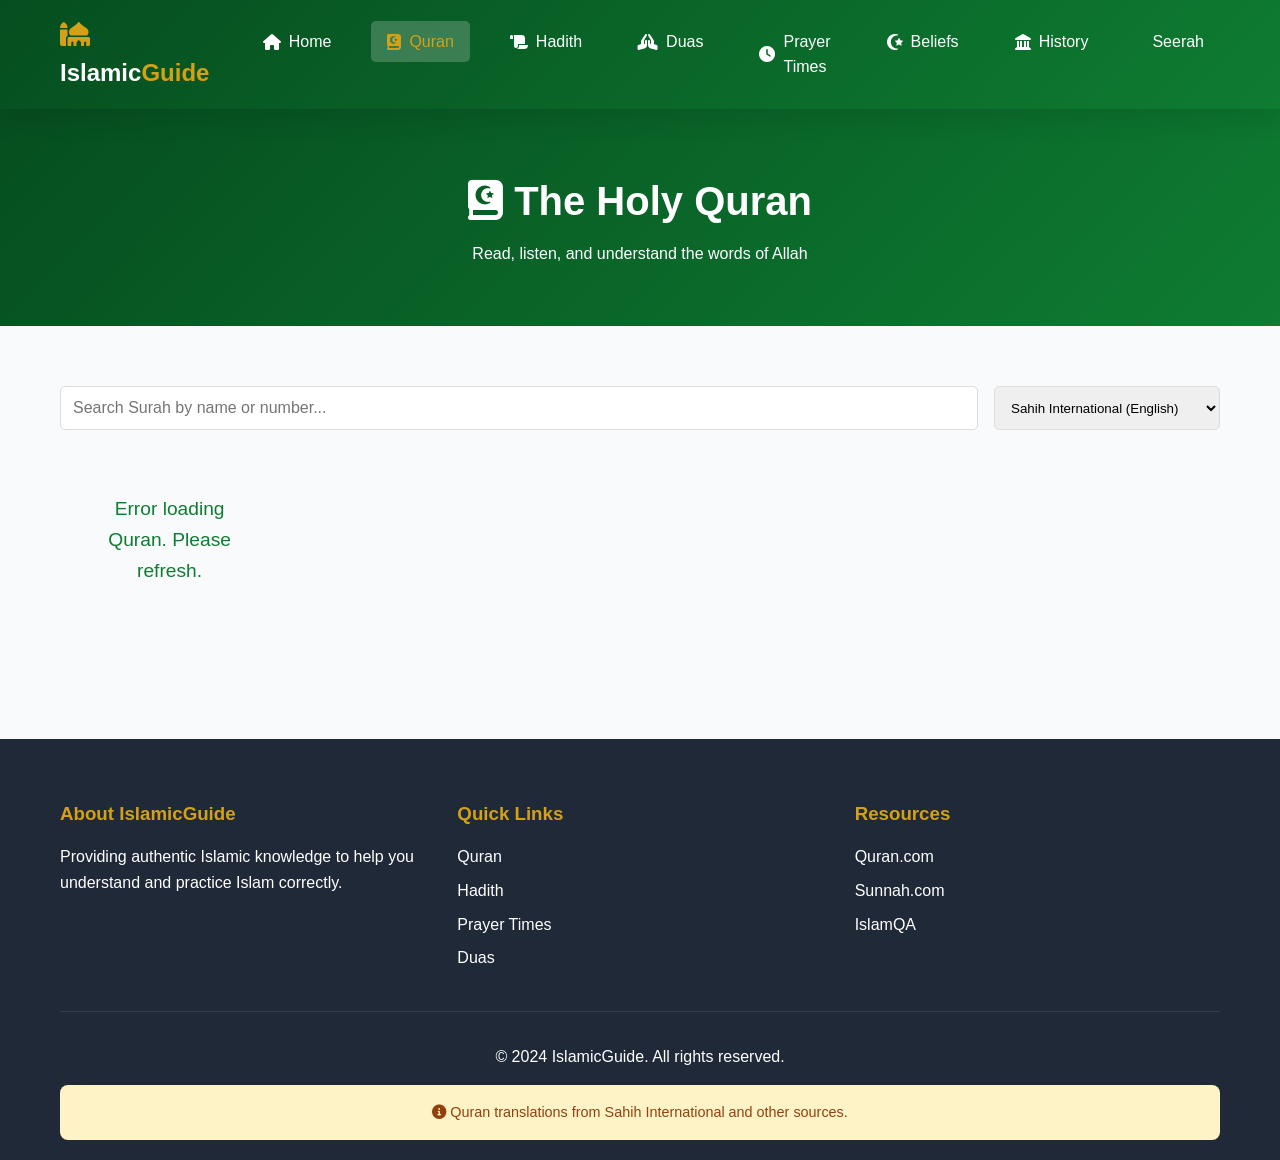
<file: quran.html>
<!DOCTYPE html>
<html lang="en">
<head>
    <meta charset="UTF-8">
    <meta name="viewport" content="width=device-width, initial-scale=1.0">
    <title>Quran - IslamicGuide</title>
    <link rel="stylesheet" href="css/style.css">
    <link rel="stylesheet" href="https://cdnjs.cloudflare.com/ajax/libs/font-awesome/6.0.0/css/all.min.css">
</head>
<body>
    <nav class="navbar">
        <div class="container">
            <div class="nav-brand">
                <i class="fas fa-mosque"></i>
                <span>Islamic<span class="highlight">Guide</span></span>
            </div>
            <button class="mobile-menu-btn" id="mobileMenuBtn">
                <i class="fas fa-bars"></i>
            </button>
            <ul class="nav-menu" id="navMenu">
                <li><a href="index.html"><i class="fas fa-home"></i> Home</a></li>
                <li><a href="quran.html" class="active"><i class="fas fa-book-quran"></i> Quran</a></li>
                <li><a href="hadith.html"><i class="fas fa-scroll"></i> Hadith</a></li>
                <li><a href="duas.html"><i class="fas fa-hands-praying"></i> Duas</a></li>
                <li><a href="prayers.html"><i class="fas fa-clock"></i> Prayer Times</a></li>
                <li><a href="beliefs.html"><i class="fas fa-star-and-crescent"></i> Beliefs</a></li>
                <li><a href="history.html"><i class="fas fa-landmark"></i> History</a></li>
                <li><a href="seerah.html"><i class="fas fa-user-prophet"></i> Seerah</a></li>
            </ul>
        </div>
    </nav>

    <section class="page-header">
        <div class="container">
            <h1><i class="fas fa-book-quran"></i> The Holy Quran</h1>
            <p>Read, listen, and understand the words of Allah</p>
        </div>
    </section>

    <section class="quran-browser">
        <div class="container">
            <div class="quran-controls">
                <input type="text" id="searchSurah" placeholder="Search Surah by name or number..." class="search-input">
                <select id="translationSelect" class="translation-select">
                    <option value="en.sahih">Sahih International (English)</option>
                    <option value="en.pickthall">Muhammad Pickthall (English)</option>
                    <option value="en.yusufali">Abdullah Yusuf Ali (English)</option>
                    <option value="ur.jalandhry">Jalandhry (Urdu)</option>
                </select>
            </div>
            <div id="surahList" class="surah-grid">
                <!-- Surahs will be loaded here -->
                <div class="loading">Loading Quran...</div>
            </div>
            <div id="ayahViewer" class="ayah-viewer" style="display: none;">
                <button id="closeAyahViewer" class="close-btn"><i class="fas fa-times"></i></button>
                <div id="ayahContent"></div>
            </div>
        </div>
    </section>

    <footer class="footer">
        <div class="container">
            <div class="footer-content">
                <div class="footer-section">
                    <h3>About IslamicGuide</h3>
                    <p>Providing authentic Islamic knowledge to help you understand and practice Islam correctly.</p>
                </div>
                <div class="footer-section">
                    <h3>Quick Links</h3>
                    <ul>
                        <li><a href="quran.html">Quran</a></li>
                        <li><a href="hadith.html">Hadith</a></li>
                        <li><a href="prayers.html">Prayer Times</a></li>
                        <li><a href="duas.html">Duas</a></li>
                    </ul>
                </div>
                <div class="footer-section">
                    <h3>Resources</h3>
                    <ul>
                        <li><a href="https://quran.com" target="_blank">Quran.com</a></li>
                        <li><a href="https://sunnah.com" target="_blank">Sunnah.com</a></li>
                        <li><a href="https://islamqa.info" target="_blank">IslamQA</a></li>
                    </ul>
                </div>
            </div>
            <div class="footer-bottom">
                <p>&copy; 2024 IslamicGuide. All rights reserved.</p>
                <div class="disclaimer">
                    <i class="fas fa-info-circle"></i> 
                    Quran translations from Sahih International and other sources.
                </div>
            </div>
        </div>
    </footer>

    <script src="js/main.js"></script>
    <script src="js/quran.js"></script>
</body>
</html>
</file>
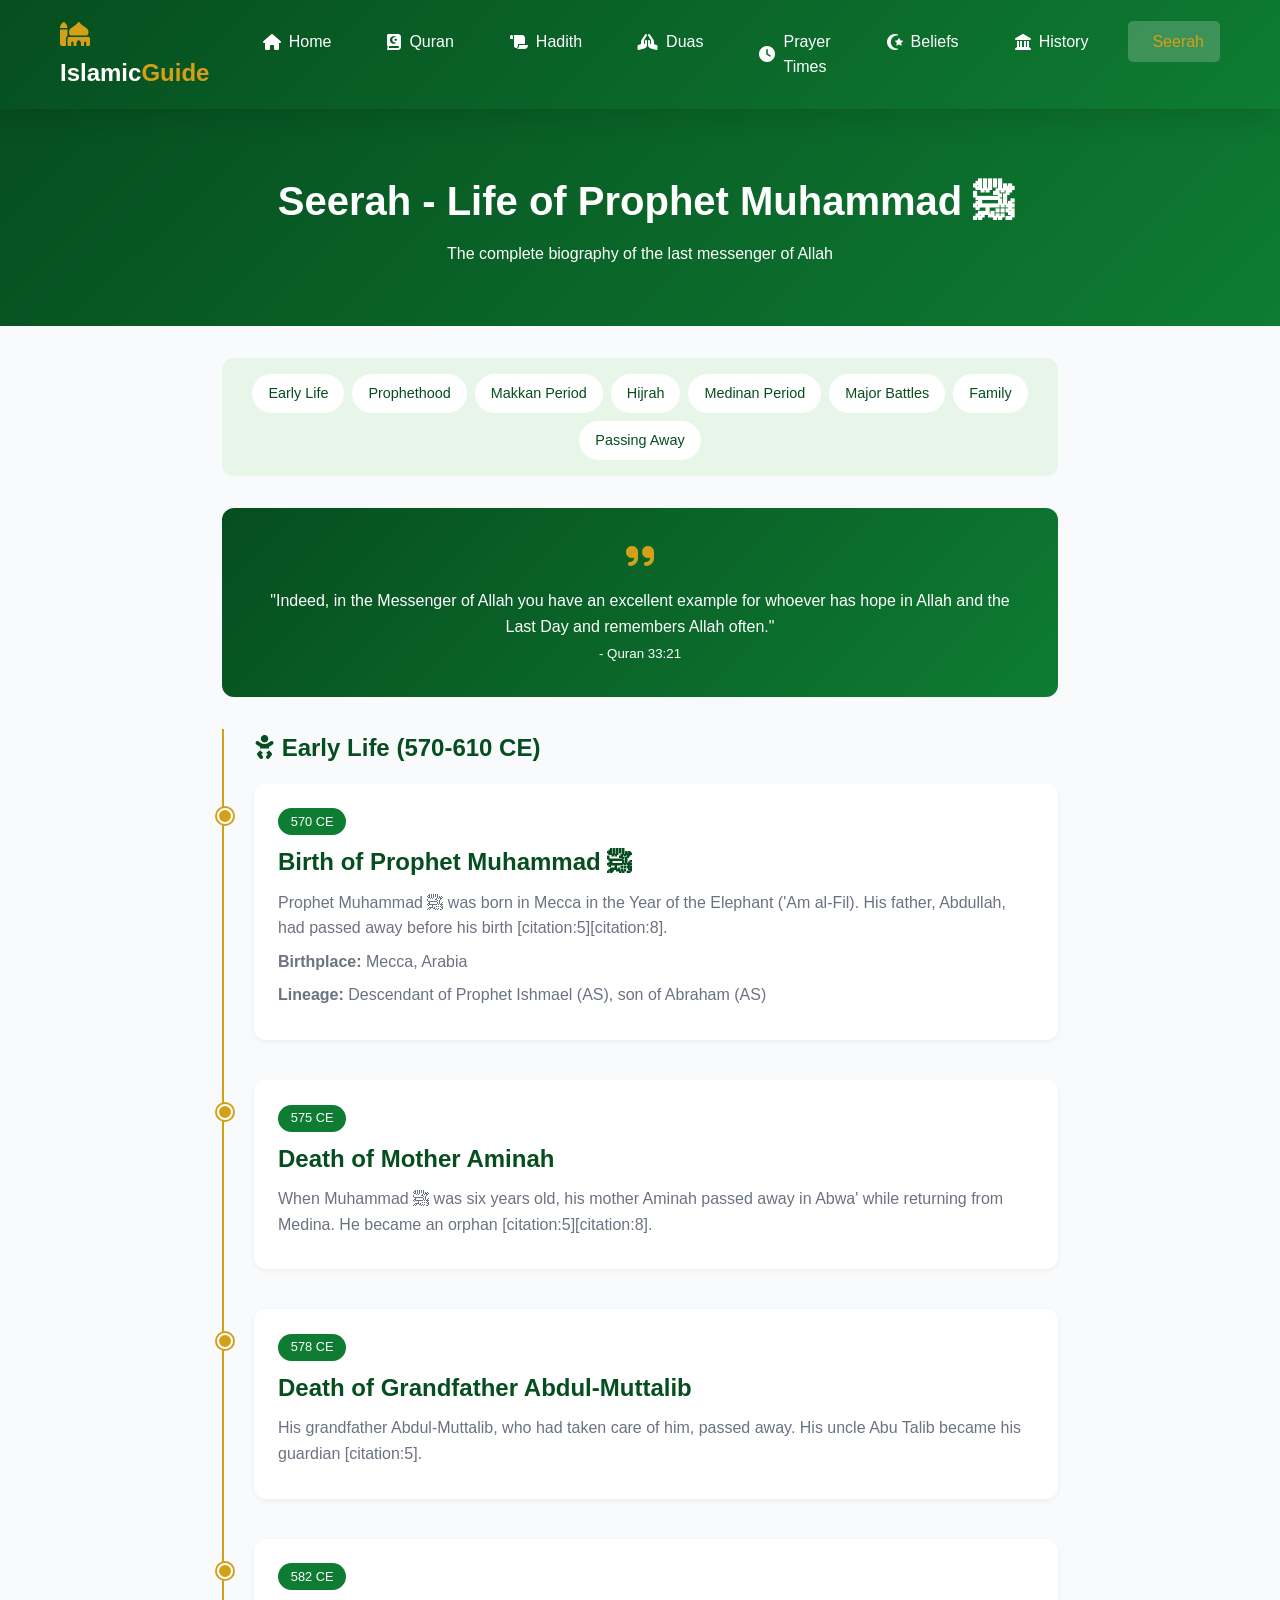
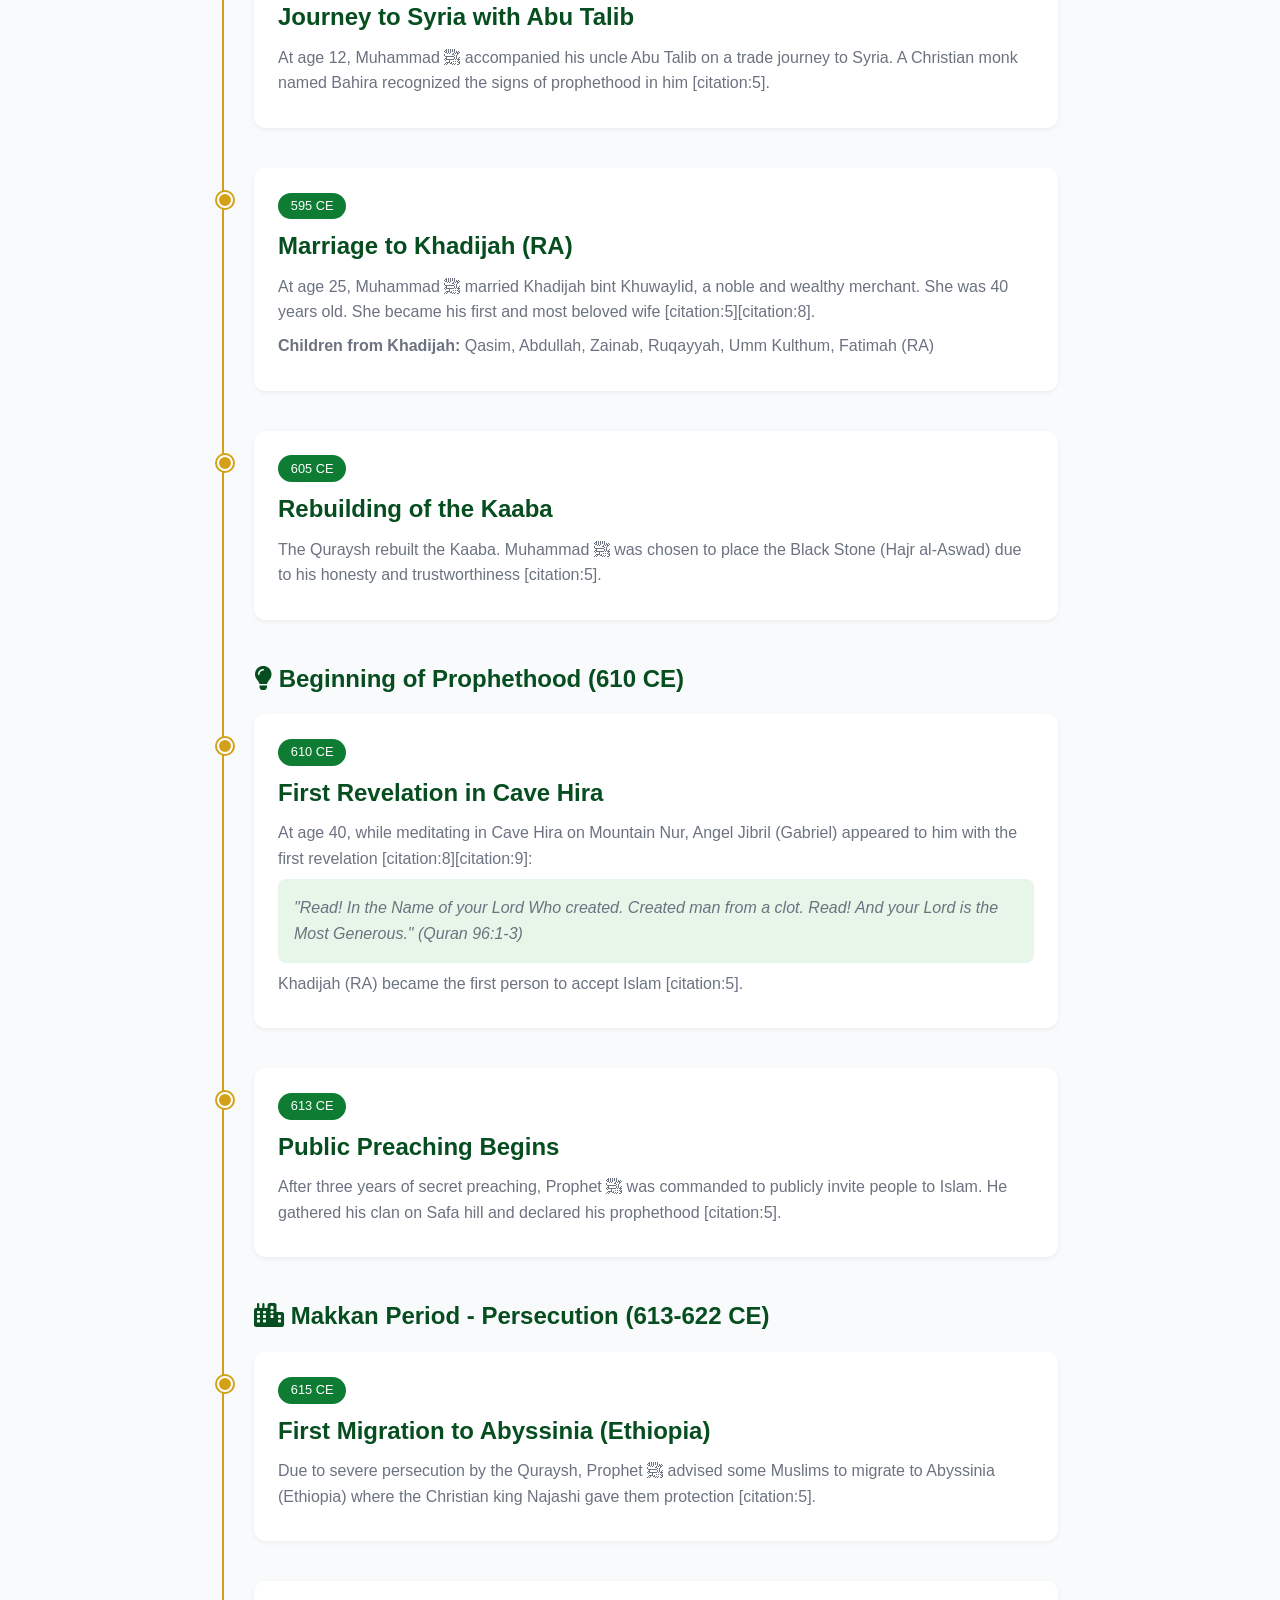
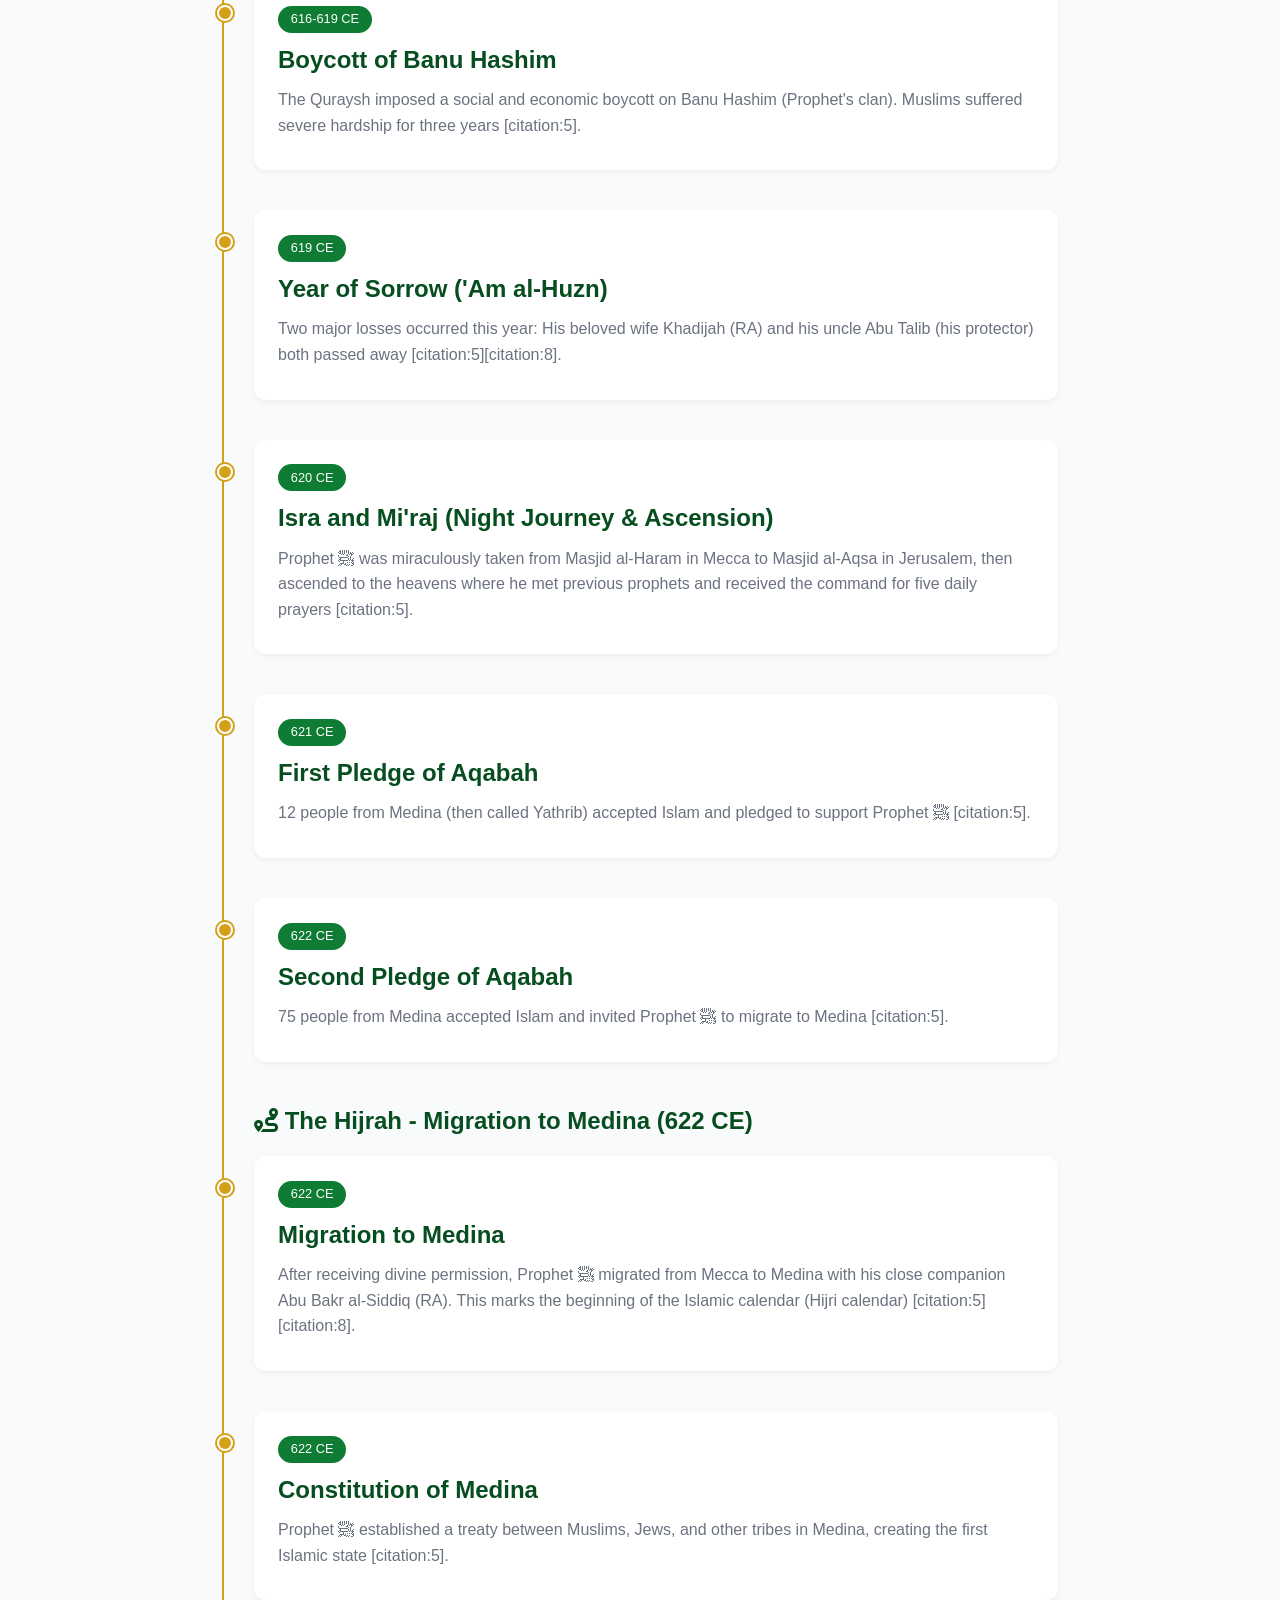
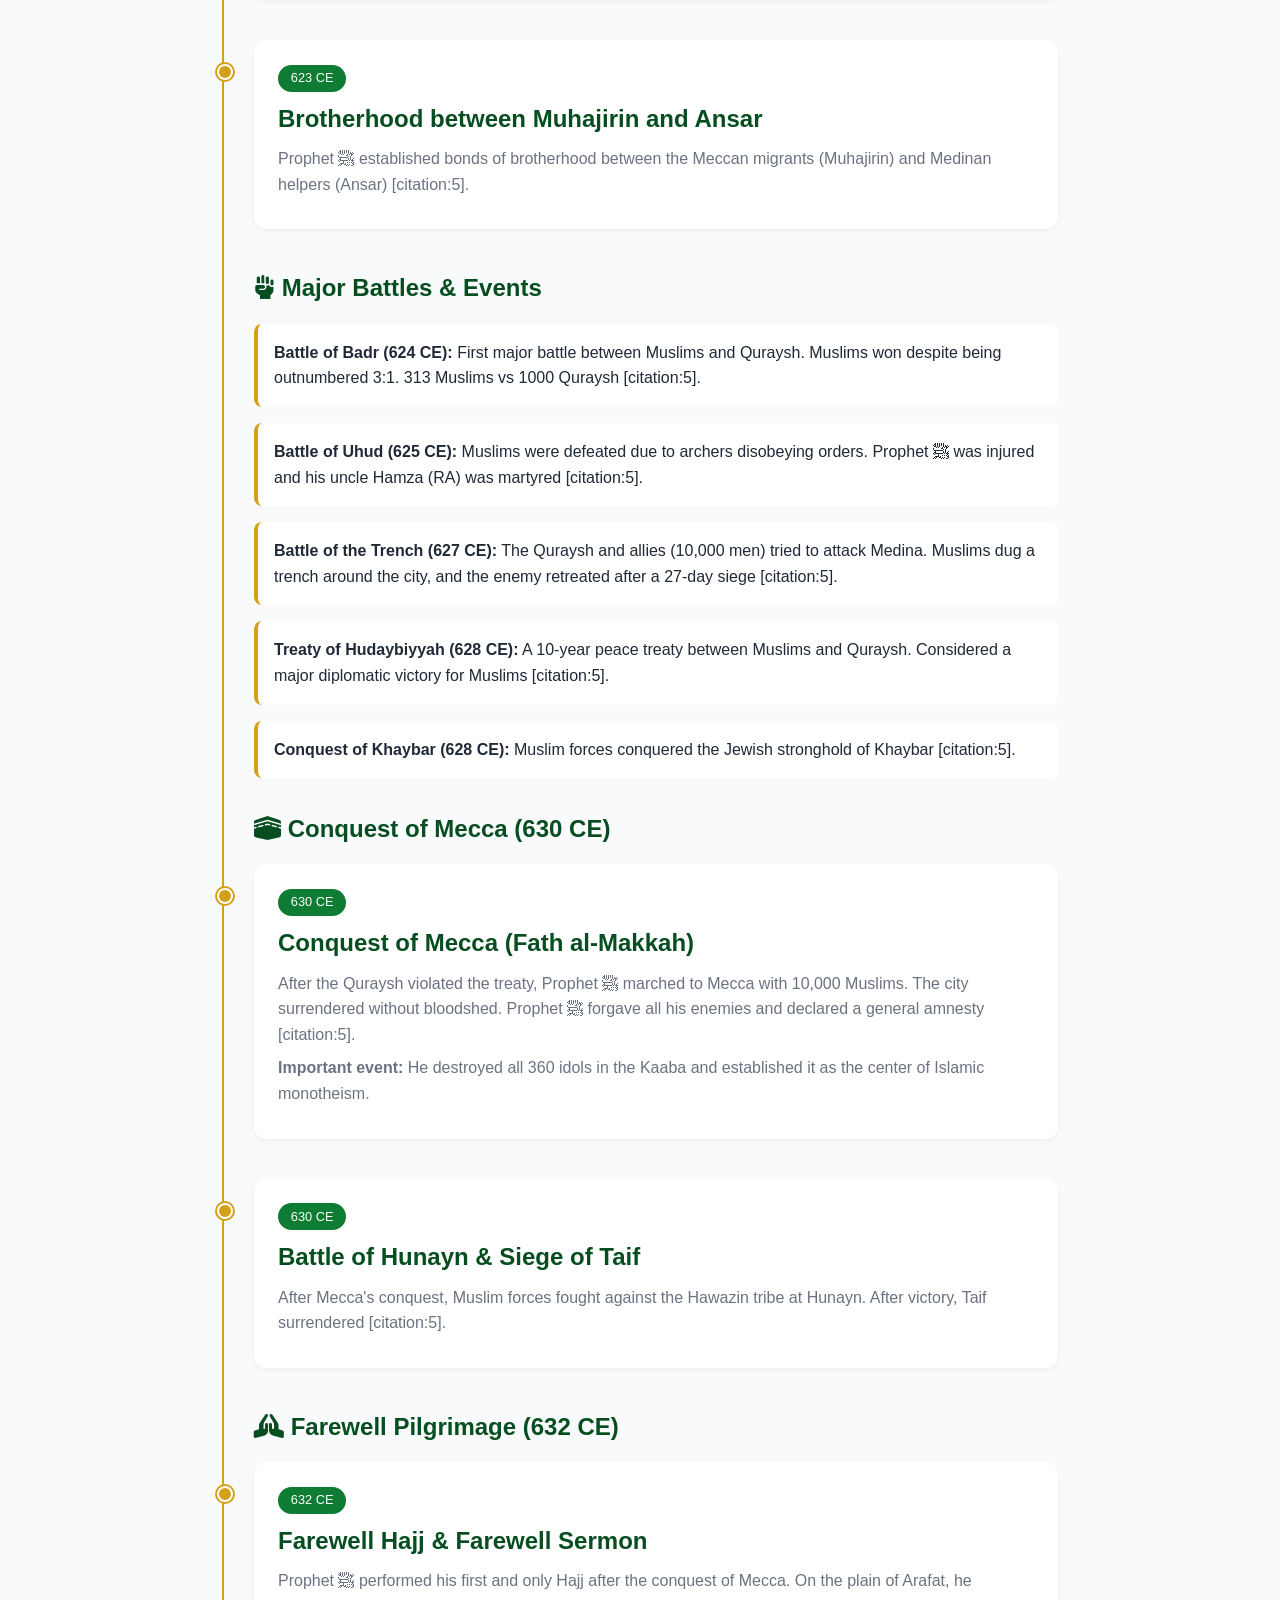
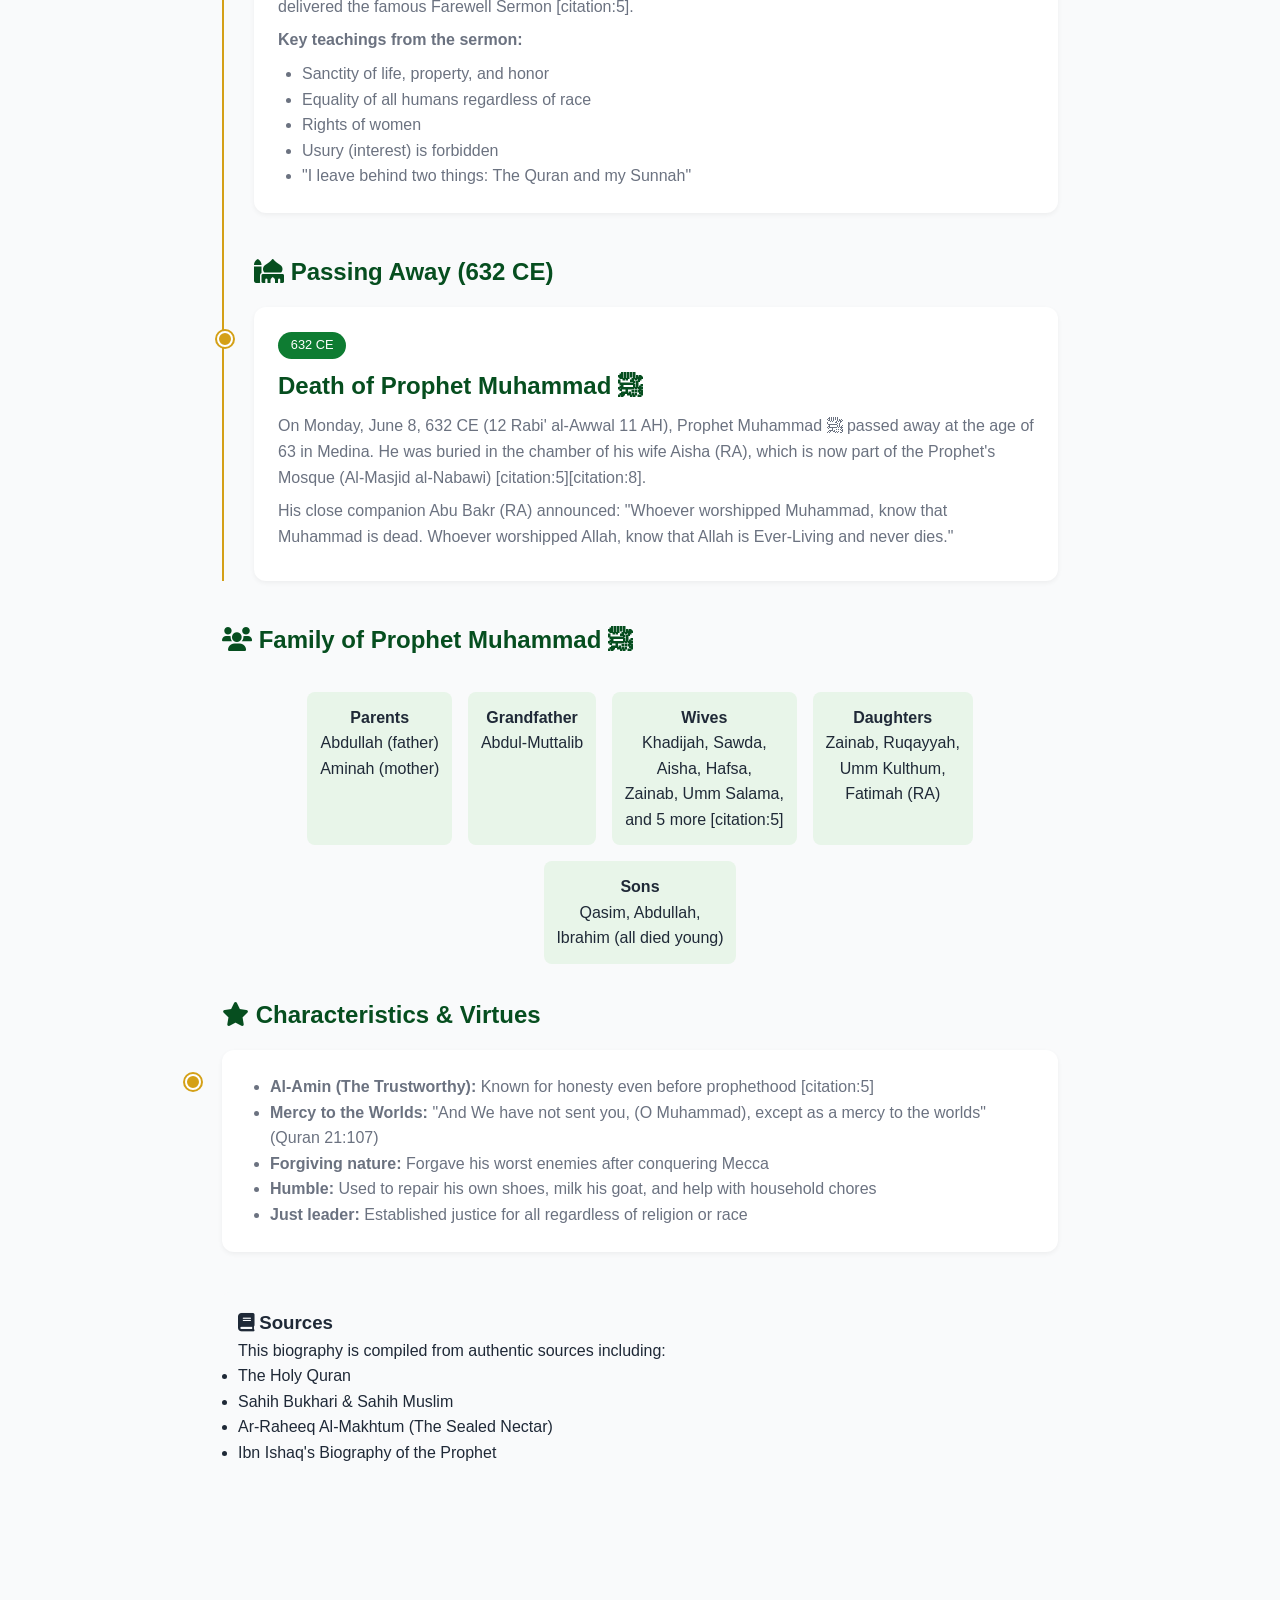
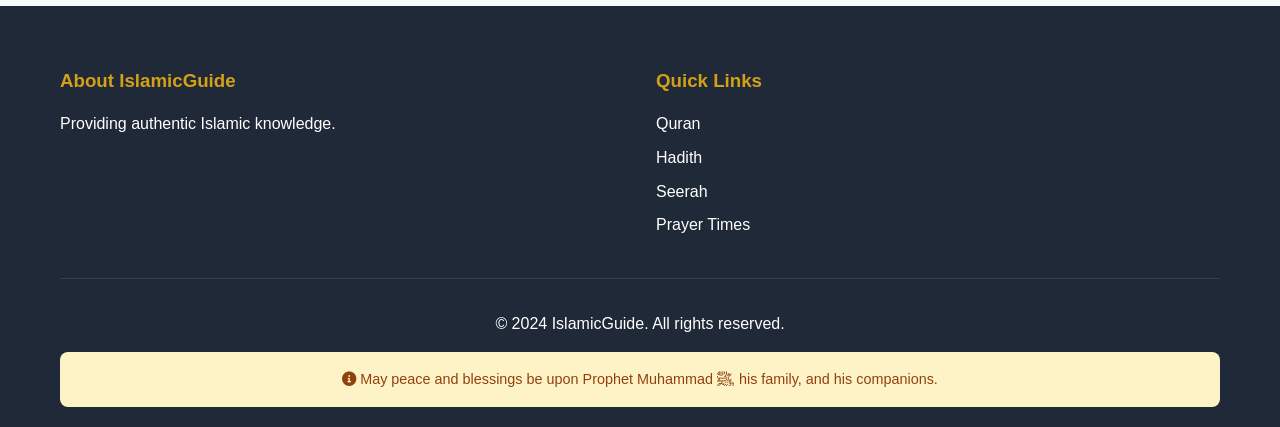
<file: seerah.html>
<!DOCTYPE html>
<html lang="en">
<head>
    <meta charset="UTF-8">
    <meta name="viewport" content="width=device-width, initial-scale=1.0">
    <title>Seerah - Life of Prophet Muhammad (PBUH) - IslamicGuide</title>
    <link rel="stylesheet" href="css/style.css">
    <link rel="stylesheet" href="https://cdnjs.cloudflare.com/ajax/libs/font-awesome/6.0.0/css/all.min.css">
    <style>
        .seerah-container {
            max-width: 900px;
            margin: 0 auto;
            padding: 2rem;
        }
        
        .timeline {
            position: relative;
            padding-left: 2rem;
        }
        
        .timeline::before {
            content: '';
            position: absolute;
            left: 0;
            top: 0;
            bottom: 0;
            width: 2px;
            background: var(--gold);
        }
        
        .timeline-event {
            position: relative;
            margin-bottom: 2.5rem;
            padding: 1.5rem;
            background: white;
            border-radius: 12px;
            box-shadow: var(--shadow-sm);
            transition: all 0.3s;
        }
        
        .timeline-event:hover {
            transform: translateX(5px);
            box-shadow: var(--shadow);
        }
        
        .timeline-event::before {
            content: '';
            position: absolute;
            left: -2.3rem;
            top: 1.5rem;
            width: 12px;
            height: 12px;
            background: var(--gold);
            border-radius: 50%;
            border: 2px solid white;
            box-shadow: 0 0 0 2px var(--gold);
        }
        
        .event-year {
            display: inline-block;
            background: var(--primary-green);
            color: white;
            padding: 0.2rem 0.8rem;
            border-radius: 20px;
            font-size: 0.8rem;
            margin-bottom: 0.5rem;
        }
        
        .event-title {
            font-size: 1.5rem;
            color: var(--dark-green);
            margin-bottom: 0.5rem;
        }
        
        .event-description {
            color: var(--text-light);
            line-height: 1.6;
        }
        
        .event-description p {
            margin-bottom: 0.5rem;
        }
        
        .section-nav {
            background: var(--light-green);
            padding: 1rem;
            border-radius: 12px;
            margin-bottom: 2rem;
            display: flex;
            flex-wrap: wrap;
            gap: 0.5rem;
            justify-content: center;
        }
        
        .section-nav a {
            background: white;
            padding: 0.5rem 1rem;
            border-radius: 25px;
            text-decoration: none;
            color: var(--dark-green);
            font-size: 0.9rem;
            transition: all 0.3s;
        }
        
        .section-nav a:hover {
            background: var(--gold);
            color: white;
        }
        
        .quote-box {
            background: linear-gradient(135deg, var(--dark-green), var(--primary-green));
            color: white;
            padding: 2rem;
            border-radius: 12px;
            text-align: center;
            margin: 2rem 0;
        }
        
        .quote-box i {
            font-size: 2rem;
            color: var(--gold);
            margin-bottom: 1rem;
        }
        
        .family-tree {
            display: flex;
            flex-wrap: wrap;
            justify-content: center;
            gap: 1rem;
            margin: 2rem 0;
        }
        
        .family-member {
            background: var(--light-green);
            padding: 0.8rem;
            border-radius: 8px;
            text-align: center;
            min-width: 100px;
        }
        
        .battle-card {
            background: white;
            padding: 1rem;
            margin: 1rem 0;
            border-radius: 8px;
            border-left: 4px solid var(--gold);
        }
        
        @media (max-width: 768px) {
            .seerah-container {
                padding: 1rem;
            }
            .timeline {
                padding-left: 1rem;
            }
        }
    </style>
</head>
<body>
    <nav class="navbar">
        <div class="container">
            <div class="nav-brand">
                <i class="fas fa-mosque"></i>
                <span>Islamic<span class="highlight">Guide</span></span>
            </div>
            <button class="mobile-menu-btn" id="mobileMenuBtn">
                <i class="fas fa-bars"></i>
            </button>
            <ul class="nav-menu" id="navMenu">
                <li><a href="index.html"><i class="fas fa-home"></i> Home</a></li>
                <li><a href="quran.html"><i class="fas fa-book-quran"></i> Quran</a></li>
                <li><a href="hadith.html"><i class="fas fa-scroll"></i> Hadith</a></li>
                <li><a href="duas.html"><i class="fas fa-hands-praying"></i> Duas</a></li>
                <li><a href="prayers.html"><i class="fas fa-clock"></i> Prayer Times</a></li>
                <li><a href="beliefs.html"><i class="fas fa-star-and-crescent"></i> Beliefs</a></li>
                <li><a href="history.html"><i class="fas fa-landmark"></i> History</a></li>
                <li><a href="seerah.html" class="active"><i class="fas fa-user-prophet"></i> Seerah</a></li>
            </ul>
        </div>
    </nav>

    <section class="page-header">
        <div class="container">
            <h1><i class="fas fa-user-prophet"></i> Seerah - Life of Prophet Muhammad ﷺ</h1>
            <p>The complete biography of the last messenger of Allah</p>
        </div>
    </section>

    <div class="seerah-container">
        <!-- Quick Navigation -->
        <div class="section-nav">
            <a href="#early-life">Early Life</a>
            <a href="#prophethood">Prophethood</a>
            <a href="#makkah">Makkan Period</a>
            <a href="#hijrah">Hijrah</a>
            <a href="#medina">Medinan Period</a>
            <a href="#battles">Major Battles</a>
            <a href="#family">Family</a>
            <a href="#death">Passing Away</a>
        </div>

        <!-- Quote Box -->
        <div class="quote-box">
            <i class="fas fa-quote-right"></i>
            <p>"Indeed, in the Messenger of Allah you have an excellent example for whoever has hope in Allah and the Last Day and remembers Allah often."</p>
            <small>- Quran 33:21</small>
        </div>

        <!-- Timeline Section -->
        <div class="timeline">

            <!-- Early Life -->
            <div id="early-life">
                <h2 style="color: var(--dark-green); margin: 2rem 0 1rem 0;"><i class="fas fa-baby"></i> Early Life (570-610 CE)</h2>
                
                <div class="timeline-event">
                    <span class="event-year">570 CE</span>
                    <h3 class="event-title">Birth of Prophet Muhammad ﷺ</h3>
                    <div class="event-description">
                        <p>Prophet Muhammad ﷺ was born in Mecca in the Year of the Elephant ('Am al-Fil). His father, Abdullah, had passed away before his birth [citation:5][citation:8].</p>
                        <p><strong>Birthplace:</strong> Mecca, Arabia</p>
                        <p><strong>Lineage:</strong> Descendant of Prophet Ishmael (AS), son of Abraham (AS)</p>
                    </div>
                </div>

                <div class="timeline-event">
                    <span class="event-year">575 CE</span>
                    <h3 class="event-title">Death of Mother Aminah</h3>
                    <div class="event-description">
                        <p>When Muhammad ﷺ was six years old, his mother Aminah passed away in Abwa' while returning from Medina. He became an orphan [citation:5][citation:8].</p>
                    </div>
                </div>

                <div class="timeline-event">
                    <span class="event-year">578 CE</span>
                    <h3 class="event-title">Death of Grandfather Abdul-Muttalib</h3>
                    <div class="event-description">
                        <p>His grandfather Abdul-Muttalib, who had taken care of him, passed away. His uncle Abu Talib became his guardian [citation:5].</p>
                    </div>
                </div>

                <div class="timeline-event">
                    <span class="event-year">582 CE</span>
                    <h3 class="event-title">Journey to Syria with Abu Talib</h3>
                    <div class="event-description">
                        <p>At age 12, Muhammad ﷺ accompanied his uncle Abu Talib on a trade journey to Syria. A Christian monk named Bahira recognized the signs of prophethood in him [citation:5].</p>
                    </div>
                </div>

                <div class="timeline-event">
                    <span class="event-year">595 CE</span>
                    <h3 class="event-title">Marriage to Khadijah (RA)</h3>
                    <div class="event-description">
                        <p>At age 25, Muhammad ﷺ married Khadijah bint Khuwaylid, a noble and wealthy merchant. She was 40 years old. She became his first and most beloved wife [citation:5][citation:8].</p>
                        <p><strong>Children from Khadijah:</strong> Qasim, Abdullah, Zainab, Ruqayyah, Umm Kulthum, Fatimah (RA)</p>
                    </div>
                </div>

                <div class="timeline-event">
                    <span class="event-year">605 CE</span>
                    <h3 class="event-title">Rebuilding of the Kaaba</h3>
                    <div class="event-description">
                        <p>The Quraysh rebuilt the Kaaba. Muhammad ﷺ was chosen to place the Black Stone (Hajr al-Aswad) due to his honesty and trustworthiness [citation:5].</p>
                    </div>
                </div>
            </div>

            <!-- Prophethood -->
            <div id="prophethood">
                <h2 style="color: var(--dark-green); margin: 2rem 0 1rem 0;"><i class="fas fa-lightbulb"></i> Beginning of Prophethood (610 CE)</h2>
                
                <div class="timeline-event">
                    <span class="event-year">610 CE</span>
                    <h3 class="event-title">First Revelation in Cave Hira</h3>
                    <div class="event-description">
                        <p>At age 40, while meditating in Cave Hira on Mountain Nur, Angel Jibril (Gabriel) appeared to him with the first revelation [citation:8][citation:9]:</p>
                        <p style="font-style: italic; background: var(--light-green); padding: 1rem; border-radius: 8px; margin-top: 0.5rem;">"Read! In the Name of your Lord Who created. Created man from a clot. Read! And your Lord is the Most Generous." (Quran 96:1-3)</p>
                        <p>Khadijah (RA) became the first person to accept Islam [citation:5].</p>
                    </div>
                </div>

                <div class="timeline-event">
                    <span class="event-year">613 CE</span>
                    <h3 class="event-title">Public Preaching Begins</h3>
                    <div class="event-description">
                        <p>After three years of secret preaching, Prophet ﷺ was commanded to publicly invite people to Islam. He gathered his clan on Safa hill and declared his prophethood [citation:5].</p>
                    </div>
                </div>
            </div>

            <!-- Makkan Period -->
            <div id="makkah">
                <h2 style="color: var(--dark-green); margin: 2rem 0 1rem 0;"><i class="fas fa-city"></i> Makkan Period - Persecution (613-622 CE)</h2>
                
                <div class="timeline-event">
                    <span class="event-year">615 CE</span>
                    <h3 class="event-title">First Migration to Abyssinia (Ethiopia)</h3>
                    <div class="event-description">
                        <p>Due to severe persecution by the Quraysh, Prophet ﷺ advised some Muslims to migrate to Abyssinia (Ethiopia) where the Christian king Najashi gave them protection [citation:5].</p>
                    </div>
                </div>

                <div class="timeline-event">
                    <span class="event-year">616-619 CE</span>
                    <h3 class="event-title">Boycott of Banu Hashim</h3>
                    <div class="event-description">
                        <p>The Quraysh imposed a social and economic boycott on Banu Hashim (Prophet's clan). Muslims suffered severe hardship for three years [citation:5].</p>
                    </div>
                </div>

                <div class="timeline-event">
                    <span class="event-year">619 CE</span>
                    <h3 class="event-title">Year of Sorrow ('Am al-Huzn)</h3>
                    <div class="event-description">
                        <p>Two major losses occurred this year: His beloved wife Khadijah (RA) and his uncle Abu Talib (his protector) both passed away [citation:5][citation:8].</p>
                    </div>
                </div>

                <div class="timeline-event">
                    <span class="event-year">620 CE</span>
                    <h3 class="event-title">Isra and Mi'raj (Night Journey & Ascension)</h3>
                    <div class="event-description">
                        <p>Prophet ﷺ was miraculously taken from Masjid al-Haram in Mecca to Masjid al-Aqsa in Jerusalem, then ascended to the heavens where he met previous prophets and received the command for five daily prayers [citation:5].</p>
                    </div>
                </div>

                <div class="timeline-event">
                    <span class="event-year">621 CE</span>
                    <h3 class="event-title">First Pledge of Aqabah</h3>
                    <div class="event-description">
                        <p>12 people from Medina (then called Yathrib) accepted Islam and pledged to support Prophet ﷺ [citation:5].</p>
                    </div>
                </div>

                <div class="timeline-event">
                    <span class="event-year">622 CE</span>
                    <h3 class="event-title">Second Pledge of Aqabah</h3>
                    <div class="event-description">
                        <p>75 people from Medina accepted Islam and invited Prophet ﷺ to migrate to Medina [citation:5].</p>
                    </div>
                </div>
            </div>

            <!-- Hijrah -->
            <div id="hijrah">
                <h2 style="color: var(--dark-green); margin: 2rem 0 1rem 0;"><i class="fas fa-route"></i> The Hijrah - Migration to Medina (622 CE)</h2>
                
                <div class="timeline-event">
                    <span class="event-year">622 CE</span>
                    <h3 class="event-title">Migration to Medina</h3>
                    <div class="event-description">
                        <p>After receiving divine permission, Prophet ﷺ migrated from Mecca to Medina with his close companion Abu Bakr al-Siddiq (RA). This marks the beginning of the Islamic calendar (Hijri calendar) [citation:5][citation:8].</p>
                    </div>
                </div>

                <div class="timeline-event">
                    <span class="event-year">622 CE</span>
                    <h3 class="event-title">Constitution of Medina</h3>
                    <div class="event-description">
                        <p>Prophet ﷺ established a treaty between Muslims, Jews, and other tribes in Medina, creating the first Islamic state [citation:5].</p>
                    </div>
                </div>

                <div class="timeline-event">
                    <span class="event-year">623 CE</span>
                    <h3 class="event-title">Brotherhood between Muhajirin and Ansar</h3>
                    <div class="event-description">
                        <p>Prophet ﷺ established bonds of brotherhood between the Meccan migrants (Muhajirin) and Medinan helpers (Ansar) [citation:5].</p>
                    </div>
                </div>
            </div>

            <!-- Major Battles -->
            <div id="battles">
                <h2 style="color: var(--dark-green); margin: 2rem 0 1rem 0;"><i class="fas fa-fist-raised"></i> Major Battles & Events</h2>
                
                <div class="battle-card">
                    <strong>Battle of Badr (624 CE):</strong> First major battle between Muslims and Quraysh. Muslims won despite being outnumbered 3:1. 313 Muslims vs 1000 Quraysh [citation:5].
                </div>
                
                <div class="battle-card">
                    <strong>Battle of Uhud (625 CE):</strong> Muslims were defeated due to archers disobeying orders. Prophet ﷺ was injured and his uncle Hamza (RA) was martyred [citation:5].
                </div>
                
                <div class="battle-card">
                    <strong>Battle of the Trench (627 CE):</strong> The Quraysh and allies (10,000 men) tried to attack Medina. Muslims dug a trench around the city, and the enemy retreated after a 27-day siege [citation:5].
                </div>
                
                <div class="battle-card">
                    <strong>Treaty of Hudaybiyyah (628 CE):</strong> A 10-year peace treaty between Muslims and Quraysh. Considered a major diplomatic victory for Muslims [citation:5].
                </div>
                
                <div class="battle-card">
                    <strong>Conquest of Khaybar (628 CE):</strong> Muslim forces conquered the Jewish stronghold of Khaybar [citation:5].
                </div>
            </div>

            <!-- Conquest of Mecca -->
            <div id="medina">
                <h2 style="color: var(--dark-green); margin: 2rem 0 1rem 0;"><i class="fas fa-kaaba"></i> Conquest of Mecca (630 CE)</h2>
                
                <div class="timeline-event">
                    <span class="event-year">630 CE</span>
                    <h3 class="event-title">Conquest of Mecca (Fath al-Makkah)</h3>
                    <div class="event-description">
                        <p>After the Quraysh violated the treaty, Prophet ﷺ marched to Mecca with 10,000 Muslims. The city surrendered without bloodshed. Prophet ﷺ forgave all his enemies and declared a general amnesty [citation:5].</p>
                        <p><strong>Important event:</strong> He destroyed all 360 idols in the Kaaba and established it as the center of Islamic monotheism.</p>
                    </div>
                </div>

                <div class="timeline-event">
                    <span class="event-year">630 CE</span>
                    <h3 class="event-title">Battle of Hunayn & Siege of Taif</h3>
                    <div class="event-description">
                        <p>After Mecca's conquest, Muslim forces fought against the Hawazin tribe at Hunayn. After victory, Taif surrendered [citation:5].</p>
                    </div>
                </div>
            </div>

            <!-- Farewell Pilgrimage -->
            <div id="family">
                <h2 style="color: var(--dark-green); margin: 2rem 0 1rem 0;"><i class="fas fa-hands-praying"></i> Farewell Pilgrimage (632 CE)</h2>
                
                <div class="timeline-event">
                    <span class="event-year">632 CE</span>
                    <h3 class="event-title">Farewell Hajj & Farewell Sermon</h3>
                    <div class="event-description">
                        <p>Prophet ﷺ performed his first and only Hajj after the conquest of Mecca. On the plain of Arafat, he delivered the famous Farewell Sermon [citation:5].</p>
                        <p><strong>Key teachings from the sermon:</strong></p>
                        <ul style="margin-left: 1.5rem;">
                            <li>Sanctity of life, property, and honor</li>
                            <li>Equality of all humans regardless of race</li>
                            <li>Rights of women</li>
                            <li>Usury (interest) is forbidden</li>
                            <li>"I leave behind two things: The Quran and my Sunnah"</li>
                        </ul>
                    </div>
                </div>
            </div>

            <!-- Death -->
            <div id="death">
                <h2 style="color: var(--dark-green); margin: 2rem 0 1rem 0;"><i class="fas fa-mosque"></i> Passing Away (632 CE)</h2>
                
                <div class="timeline-event">
                    <span class="event-year">632 CE</span>
                    <h3 class="event-title">Death of Prophet Muhammad ﷺ</h3>
                    <div class="event-description">
                        <p>On Monday, June 8, 632 CE (12 Rabi' al-Awwal 11 AH), Prophet Muhammad ﷺ passed away at the age of 63 in Medina. He was buried in the chamber of his wife Aisha (RA), which is now part of the Prophet's Mosque (Al-Masjid al-Nabawi) [citation:5][citation:8].</p>
                        <p>His close companion Abu Bakr (RA) announced: "Whoever worshipped Muhammad, know that Muhammad is dead. Whoever worshipped Allah, know that Allah is Ever-Living and never dies."</p>
                    </div>
                </div>
            </div>
        </div>

        <!-- Family Section -->
        <h2 style="color: var(--dark-green); margin: 2rem 0 1rem 0;"><i class="fas fa-users"></i> Family of Prophet Muhammad ﷺ</h2>
        
        <div class="family-tree">
            <div class="family-member">
                <strong>Parents</strong><br>
                Abdullah (father)<br>
                Aminah (mother)
            </div>
            <div class="family-member">
                <strong>Grandfather</strong><br>
                Abdul-Muttalib
            </div>
            <div class="family-member">
                <strong>Wives</strong><br>
                Khadijah, Sawda,<br>
                Aisha, Hafsa,<br>
                Zainab, Umm Salama,<br>
                and 5 more [citation:5]
            </div>
            <div class="family-member">
                <strong>Daughters</strong><br>
                Zainab, Ruqayyah,<br>
                Umm Kulthum,<br>
                Fatimah (RA)
            </div>
            <div class="family-member">
                <strong>Sons</strong><br>
                Qasim, Abdullah,<br>
                Ibrahim (all died young)
            </div>
        </div>

        <!-- Key Characteristics -->
        <h2 style="color: var(--dark-green); margin: 2rem 0 1rem 0;"><i class="fas fa-star"></i> Characteristics & Virtues</h2>
        
        <div class="timeline-event">
            <div class="event-description">
                <ul style="margin-left: 1.5rem;">
                    <li><strong>Al-Amin (The Trustworthy):</strong> Known for honesty even before prophethood [citation:5]</li>
                    <li><strong>Mercy to the Worlds:</strong> "And We have not sent you, (O Muhammad), except as a mercy to the worlds" (Quran 21:107)</li>
                    <li><strong>Forgiving nature:</strong> Forgave his worst enemies after conquering Mecca</li>
                    <li><strong>Humble:</strong> Used to repair his own shoes, milk his goat, and help with household chores</li>
                    <li><strong>Just leader:</strong> Established justice for all regardless of religion or race</li>
                </ul>
            </div>
        </div>

        <!-- Sources -->
        <div style="background: var(--gray-bg); padding: 1rem; border-radius: 8px; margin: 2rem 0;">
            <h3><i class="fas fa-book"></i> Sources</h3>
            <p>This biography is compiled from authentic sources including:</p>
            <ul>
                <li>The Holy Quran</li>
                <li>Sahih Bukhari & Sahih Muslim</li>
                <li>Ar-Raheeq Al-Makhtum (The Sealed Nectar)</li>
                <li>Ibn Ishaq's Biography of the Prophet</li>
            </ul>
        </div>
    </div>

    <footer class="footer">
        <div class="container">
            <div class="footer-content">
                <div class="footer-section">
                    <h3>About IslamicGuide</h3>
                    <p>Providing authentic Islamic knowledge.</p>
                </div>
                <div class="footer-section">
                    <h3>Quick Links</h3>
                    <ul>
                        <li><a href="quran.html">Quran</a></li>
                        <li><a href="hadith.html">Hadith</a></li>
                        <li><a href="seerah.html">Seerah</a></li>
                        <li><a href="prayers.html">Prayer Times</a></li>
                    </ul>
                </div>
            </div>
            <div class="footer-bottom">
                <p>&copy; 2024 IslamicGuide. All rights reserved.</p>
                <div class="disclaimer">
                    <i class="fas fa-info-circle"></i> 
                    May peace and blessings be upon Prophet Muhammad ﷺ, his family, and his companions.
                </div>
            </div>
        </div>
    </footer>

    <script src="js/main.js"></script>
    <script>
        // Add active class to navigation based on scroll position
        window.addEventListener('scroll', () => {
            const sections = document.querySelectorAll('.timeline > div');
            const navLinks = document.querySelectorAll('.section-nav a');
            
            let current = '';
            sections.forEach(section => {
                const sectionTop = section.offsetTop;
                const sectionHeight = section.clientHeight;
                if (scrollY >= sectionTop - 200) {
                    current = section.getAttribute('id');
                }
            });
            
            navLinks.forEach(link => {
                link.classList.remove('active');
                if (link.getAttribute('href') === `#${current}`) {
                    link.classList.add('active');
                }
            });
        });
    </script>
</body>
</html>
</file>
<file: css/style.css>
* {
    margin: 0;
    padding: 0;
    box-sizing: border-box;
}

:root {
    --primary-green: #0e7c32;
    --dark-green: #064e1f;
    --light-green: #e8f5e9;
    --gold: #d4a017;
    --dark-gold: #b8860b;
    --text-dark: #1f2937;
    --text-light: #6b7280;
    --white: #ffffff;
    --gray-bg: #f9fafb;
    --shadow: 0 10px 25px rgba(0,0,0,0.1);
    --shadow-sm: 0 2px 5px rgba(0,0,0,0.05);
}

body {
    font-family: 'Segoe UI', Tahoma, Geneva, Verdana, sans-serif;
    line-height: 1.6;
    color: var(--text-dark);
    background-color: var(--gray-bg);
}

.container {
    max-width: 1200px;
    margin: 0 auto;
    padding: 0 20px;
}

/* Navigation */
.navbar {
    background: linear-gradient(135deg, var(--dark-green), var(--primary-green));
    position: sticky;
    top: 0;
    z-index: 1000;
    box-shadow: var(--shadow);
}

.navbar .container {
    display: flex;
    justify-content: space-between;
    align-items: center;
    padding: 1rem 20px;
}

.nav-brand {
    font-size: 1.5rem;
    font-weight: bold;
    color: var(--white);
}

.nav-brand i {
    margin-right: 10px;
    color: var(--gold);
}

.nav-brand .highlight {
    color: var(--gold);
}

.nav-menu {
    display: flex;
    list-style: none;
    gap: 1.5rem;
}

.nav-menu a {
    color: var(--white);
    text-decoration: none;
    padding: 0.5rem 1rem;
    border-radius: 5px;
    transition: all 0.3s;
    display: inline-flex;
    align-items: center;
    gap: 8px;
}

.nav-menu a:hover,
.nav-menu a.active {
    background-color: rgba(255,255,255,0.2);
    color: var(--gold);
}

.mobile-menu-btn {
    display: none;
    background: none;
    border: none;
    color: var(--white);
    font-size: 1.5rem;
    cursor: pointer;
}

/* Hero Section */
.hero {
    background: linear-gradient(135deg, rgba(6,78,31,0.9), rgba(14,124,50,0.9)), url('https://images.unsplash.com/photo-1584551246679-258d75b1f0d7?ixlib=rb-4.0.3');
    background-size: cover;
    background-position: center;
    color: var(--white);
    padding: 100px 0;
    text-align: center;
}

.hero h1 {
    font-size: 3rem;
    margin-bottom: 1rem;
}

.hero .highlight {
    color: var(--gold);
}

.hero p {
    font-size: 1.2rem;
    max-width: 600px;
    margin: 0 auto 2rem;
}

.hero-buttons {
    display: flex;
    gap: 1rem;
    justify-content: center;
}

.btn {
    display: inline-flex;
    align-items: center;
    gap: 10px;
    padding: 12px 30px;
    border-radius: 40px;
    text-decoration: none;
    font-weight: 600;
    transition: all 0.3s;
    border: none;
    cursor: pointer;
}

.btn-primary {
    background-color: var(--gold);
    color: var(--text-dark);
}

.btn-primary:hover {
    background-color: var(--dark-gold);
    transform: translateY(-2px);
}

.btn-secondary {
    background-color: transparent;
    color: var(--white);
    border: 2px solid var(--white);
}

.btn-secondary:hover {
    background-color: var(--white);
    color: var(--primary-green);
    transform: translateY(-2px);
}

/* Features Section */
.features {
    padding: 80px 0;
    background-color: var(--white);
}

.section-title {
    text-align: center;
    font-size: 2.5rem;
    color: var(--dark-green);
    margin-bottom: 3rem;
    position: relative;
}

.section-title::after {
    content: "☪";
    display: block;
    font-size: 1.5rem;
    color: var(--gold);
    margin-top: 10px;
}

.features-grid {
    display: grid;
    grid-template-columns: repeat(auto-fit, minmax(250px, 1fr));
    gap: 2rem;
}

.feature-card {
    background: var(--white);
    padding: 2rem;
    border-radius: 12px;
    text-align: center;
    box-shadow: var(--shadow-sm);
    transition: all 0.3s;
    border-bottom: 3px solid var(--gold);
}

.feature-card:hover {
    transform: translateY(-5px);
    box-shadow: var(--shadow);
}

.feature-card i {
    font-size: 3rem;
    color: var(--primary-green);
    margin-bottom: 1rem;
}

.feature-card h3 {
    margin-bottom: 1rem;
    color: var(--dark-green);
}

.feature-link {
    display: inline-block;
    margin-top: 1rem;
    color: var(--gold);
    text-decoration: none;
    font-weight: 600;
}

/* Verse of Day */
.verse-of-day {
    background: linear-gradient(135deg, var(--light-green), var(--white));
    padding: 60px 0;
}

.verse-card {
    background: var(--white);
    padding: 3rem;
    border-radius: 12px;
    text-align: center;
    box-shadow: var(--shadow);
    position: relative;
}

.verse-card i {
    font-size: 3rem;
    color: var(--gold);
    opacity: 0.3;
    position: absolute;
    top: 20px;
    left: 20px;
}

.verse-card p {
    font-size: 1.3rem;
    line-height: 1.8;
    margin-bottom: 1rem;
}

.verse-ref {
    color: var(--gold);
    font-weight: 600;
}

/* Pillars Section */
.pillars {
    padding: 80px 0;
    background-color: var(--white);
}

.pillars-grid {
    display: grid;
    grid-template-columns: repeat(auto-fit, minmax(200px, 1fr));
    gap: 2rem;
}

.pillar-item {
    text-align: center;
    padding: 2rem;
    background: var(--gray-bg);
    border-radius: 12px;
    transition: all 0.3s;
}

.pillar-item:hover {
    transform: translateY(-3px);
    box-shadow: var(--shadow);
}

.pillar-number {
    width: 50px;
    height: 50px;
    background: var(--gold);
    color: var(--white);
    border-radius: 50%;
    display: flex;
    align-items: center;
    justify-content: center;
    font-size: 1.5rem;
    font-weight: bold;
    margin: 0 auto 1rem;
}

.pillar-item h3 {
    color: var(--dark-green);
    margin-bottom: 0.5rem;
}

.pillar-item small {
    color: var(--text-light);
    display: block;
    margin-top: 0.5rem;
}

/* Prayer Times Section */
.prayer-times-section {
    padding: 60px 0;
}

.prayer-times-card {
    background: var(--white);
    border-radius: 12px;
    padding: 2rem;
    box-shadow: var(--shadow);
}

.location-controls {
    display: flex;
    gap: 1rem;
    justify-content: center;
    margin-bottom: 2rem;
    flex-wrap: wrap;
}

.manual-location {
    display: flex;
    gap: 0.5rem;
}

.manual-location input {
    padding: 10px;
    border: 1px solid #ddd;
    border-radius: 5px;
}

.prayer-times-grid {
    display: grid;
    grid-template-columns: repeat(auto-fit, minmax(150px, 1fr));
    gap: 1.5rem;
    margin: 2rem 0;
}

.prayer-time-item {
    text-align: center;
    padding: 1.5rem;
    background: var(--light-green);
    border-radius: 10px;
}

.prayer-time-item i {
    font-size: 2rem;
    color: var(--gold);
    margin-bottom: 0.5rem;
}

.prayer-time-item h4 {
    margin-bottom: 0.5rem;
    color: var(--dark-green);
}

.prayer-time-item p {
    font-size: 1.3rem;
    font-weight: bold;
    color: var(--primary-green);
}

.next-prayer {
    text-align: center;
    padding: 1rem;
    background: var(--gold);
    color: var(--white);
    border-radius: 10px;
}

/* Quran Browser */
.quran-browser {
    padding: 60px 0;
}

.quran-controls {
    margin-bottom: 2rem;
    display: flex;
    gap: 1rem;
    flex-wrap: wrap;
}

.search-input {
    flex: 1;
    padding: 12px;
    border: 1px solid #ddd;
    border-radius: 5px;
    font-size: 1rem;
}

.translation-select {
    padding: 12px;
    border: 1px solid #ddd;
    border-radius: 5px;
}

.surah-grid {
    display: grid;
    grid-template-columns: repeat(auto-fill, minmax(200px, 1fr));
    gap: 1rem;
}

.surah-card {
    background: var(--white);
    padding: 1rem;
    border-radius: 8px;
    cursor: pointer;
    transition: all 0.3s;
    border-left: 4px solid var(--gold);
}

.surah-card:hover {
    transform: translateX(5px);
    box-shadow: var(--shadow);
}

.surah-number {
    color: var(--gold);
    font-weight: bold;
}

.surah-name {
    font-size: 1.1rem;
    margin: 5px 0;
}

.surah-english {
    color: var(--text-light);
    font-size: 0.9rem;
}

/* Page Header */
.page-header {
    background: linear-gradient(135deg, var(--dark-green), var(--primary-green));
    color: var(--white);
    padding: 60px 0;
    text-align: center;
}

.page-header h1 {
    font-size: 2.5rem;
    margin-bottom: 0.5rem;
}

/* Footer */
.footer {
    background-color: var(--text-dark);
    color: var(--white);
    padding: 60px 0 20px;
    margin-top: 60px;
}

.footer-content {
    display: grid;
    grid-template-columns: repeat(auto-fit, minmax(250px, 1fr));
    gap: 2rem;
    margin-bottom: 2rem;
}

.footer-section h3 {
    margin-bottom: 1rem;
    color: var(--gold);
}

.footer-section ul {
    list-style: none;
}

.footer-section ul li {
    margin-bottom: 0.5rem;
}

.footer-section a {
    color: var(--white);
    text-decoration: none;
    transition: color 0.3s;
}

.footer-section a:hover {
    color: var(--gold);
}

.footer-bottom {
    text-align: center;
    padding-top: 2rem;
    border-top: 1px solid rgba(255,255,255,0.1);
}

.disclaimer {
    background-color: #fef3c7;
    color: #92400e;
    padding: 1rem;
    border-radius: 8px;
    margin-top: 1rem;
    font-size: 0.9rem;
}

/* Responsive */
@media (max-width: 768px) {
    .mobile-menu-btn {
        display: block;
    }
    
    .nav-menu {
        display: none;
        position: absolute;
        top: 100%;
        left: 0;
        right: 0;
        background: var(--primary-green);
        flex-direction: column;
        padding: 1rem;
        text-align: center;
    }
    
    .nav-menu.active {
        display: flex;
    }
    
    .hero h1 {
        font-size: 2rem;
    }
    
    .hero-buttons {
        flex-direction: column;
        align-items: center;
    }
    
    .section-title {
        font-size: 2rem;
    }
    
    .manual-location {
        flex-direction: column;
    }
}

/* Loading Animation */
.loading {
    text-align: center;
    padding: 2rem;
    font-size: 1.2rem;
    color: var(--primary-green);
}

@keyframes spin {
    0% { transform: rotate(0deg); }
    100% { transform: rotate(360deg); }
}
</file>
